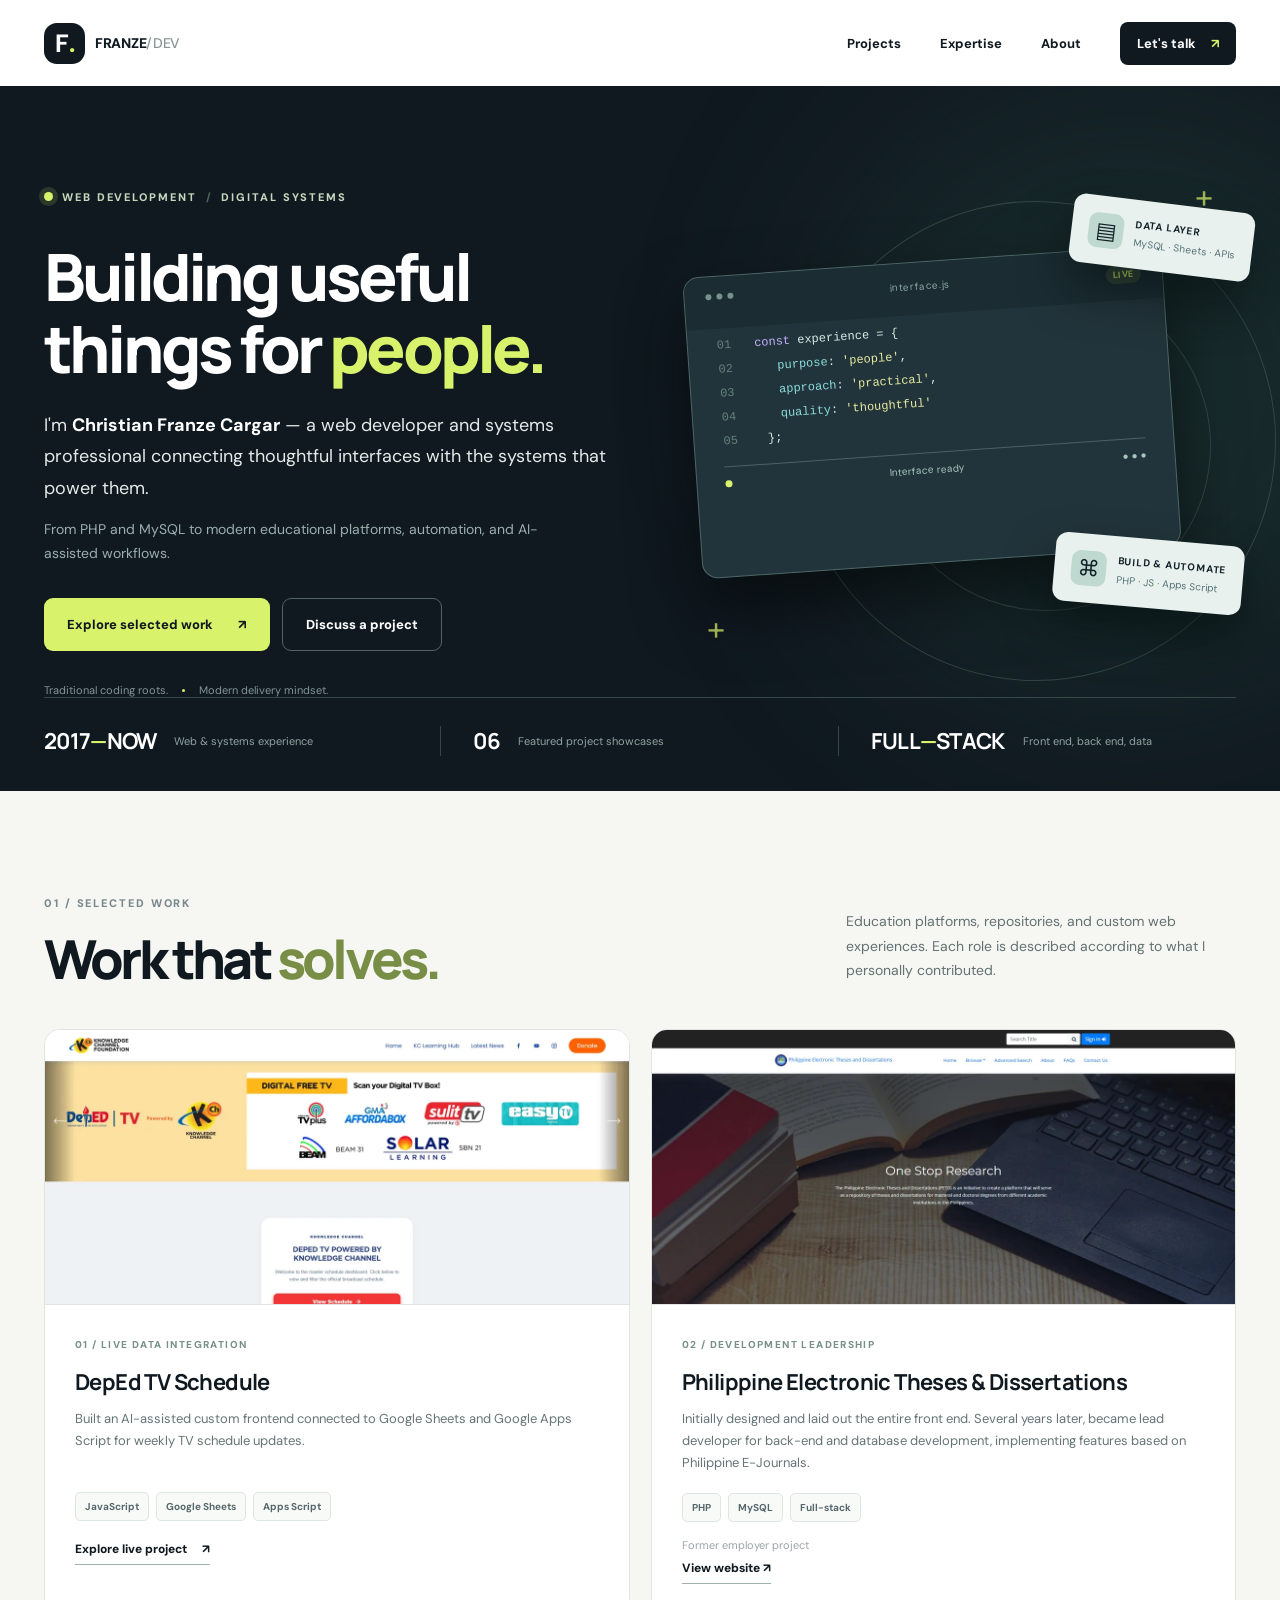
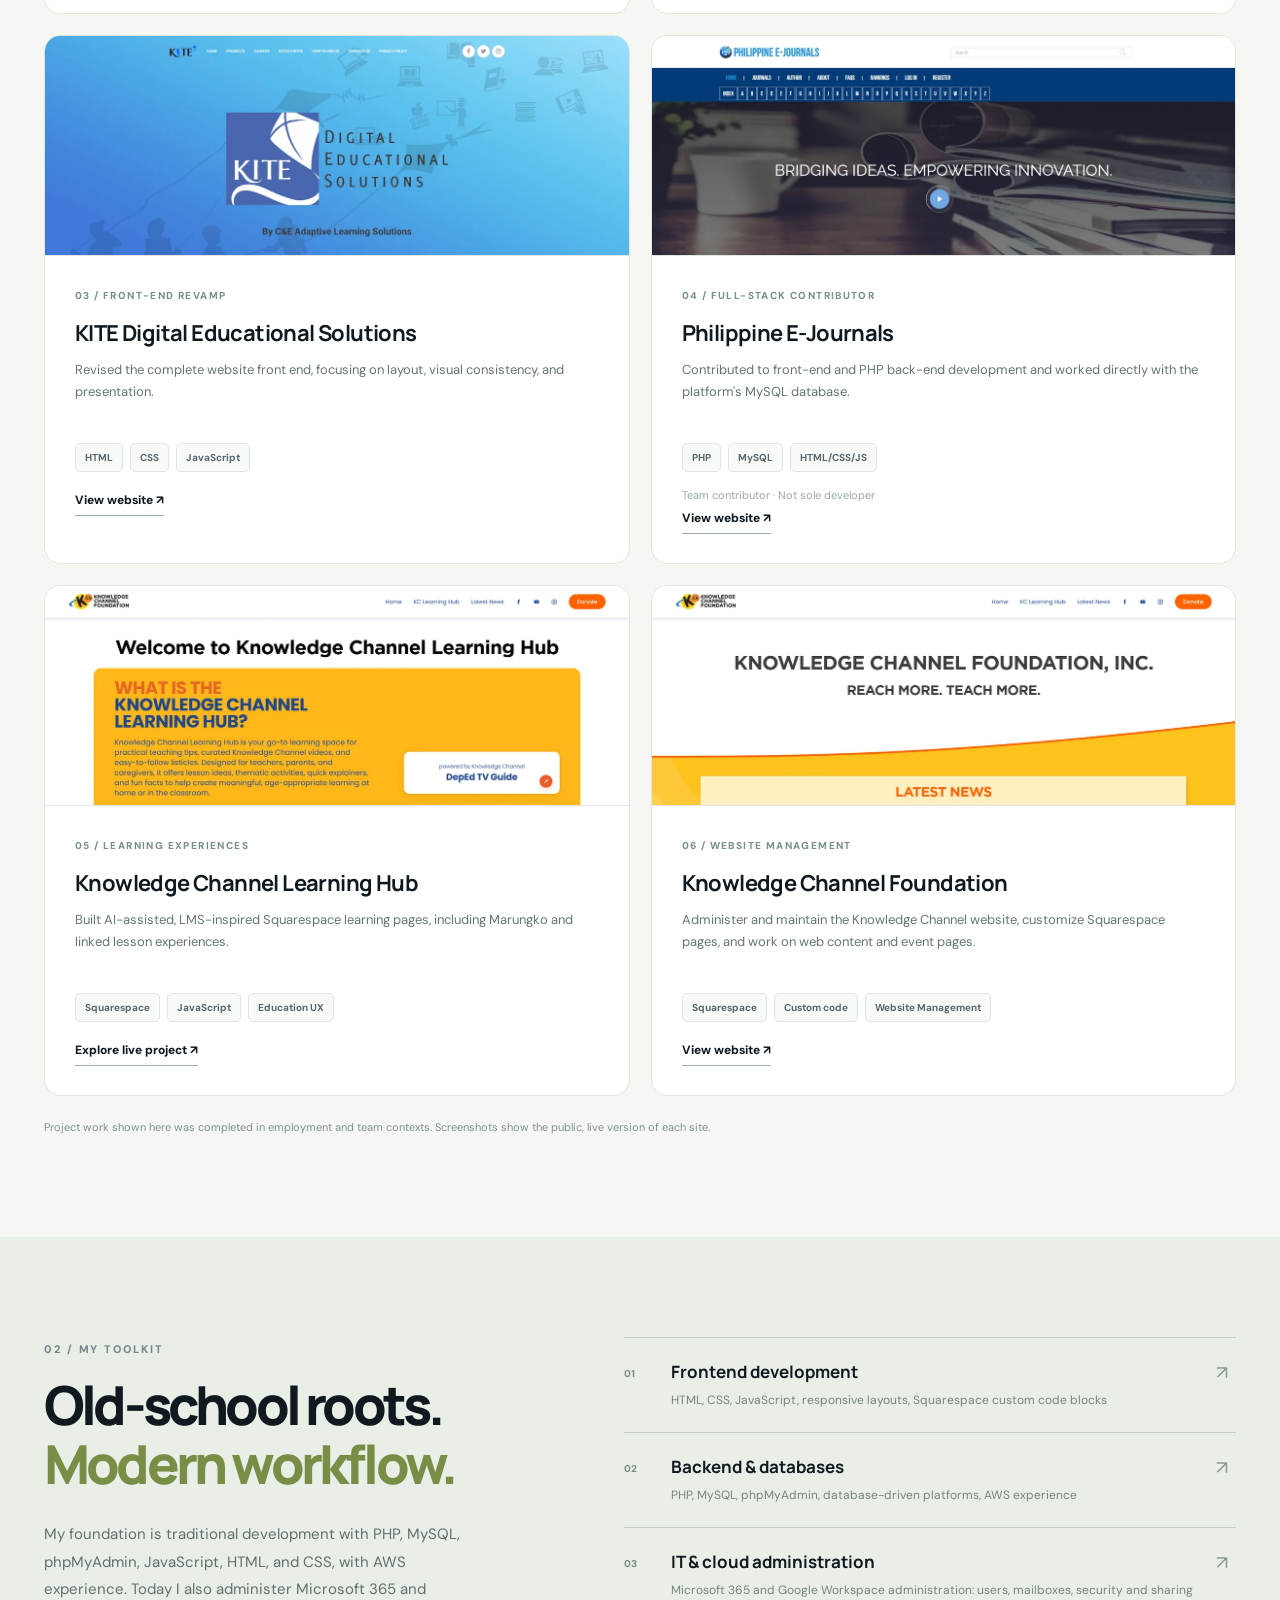
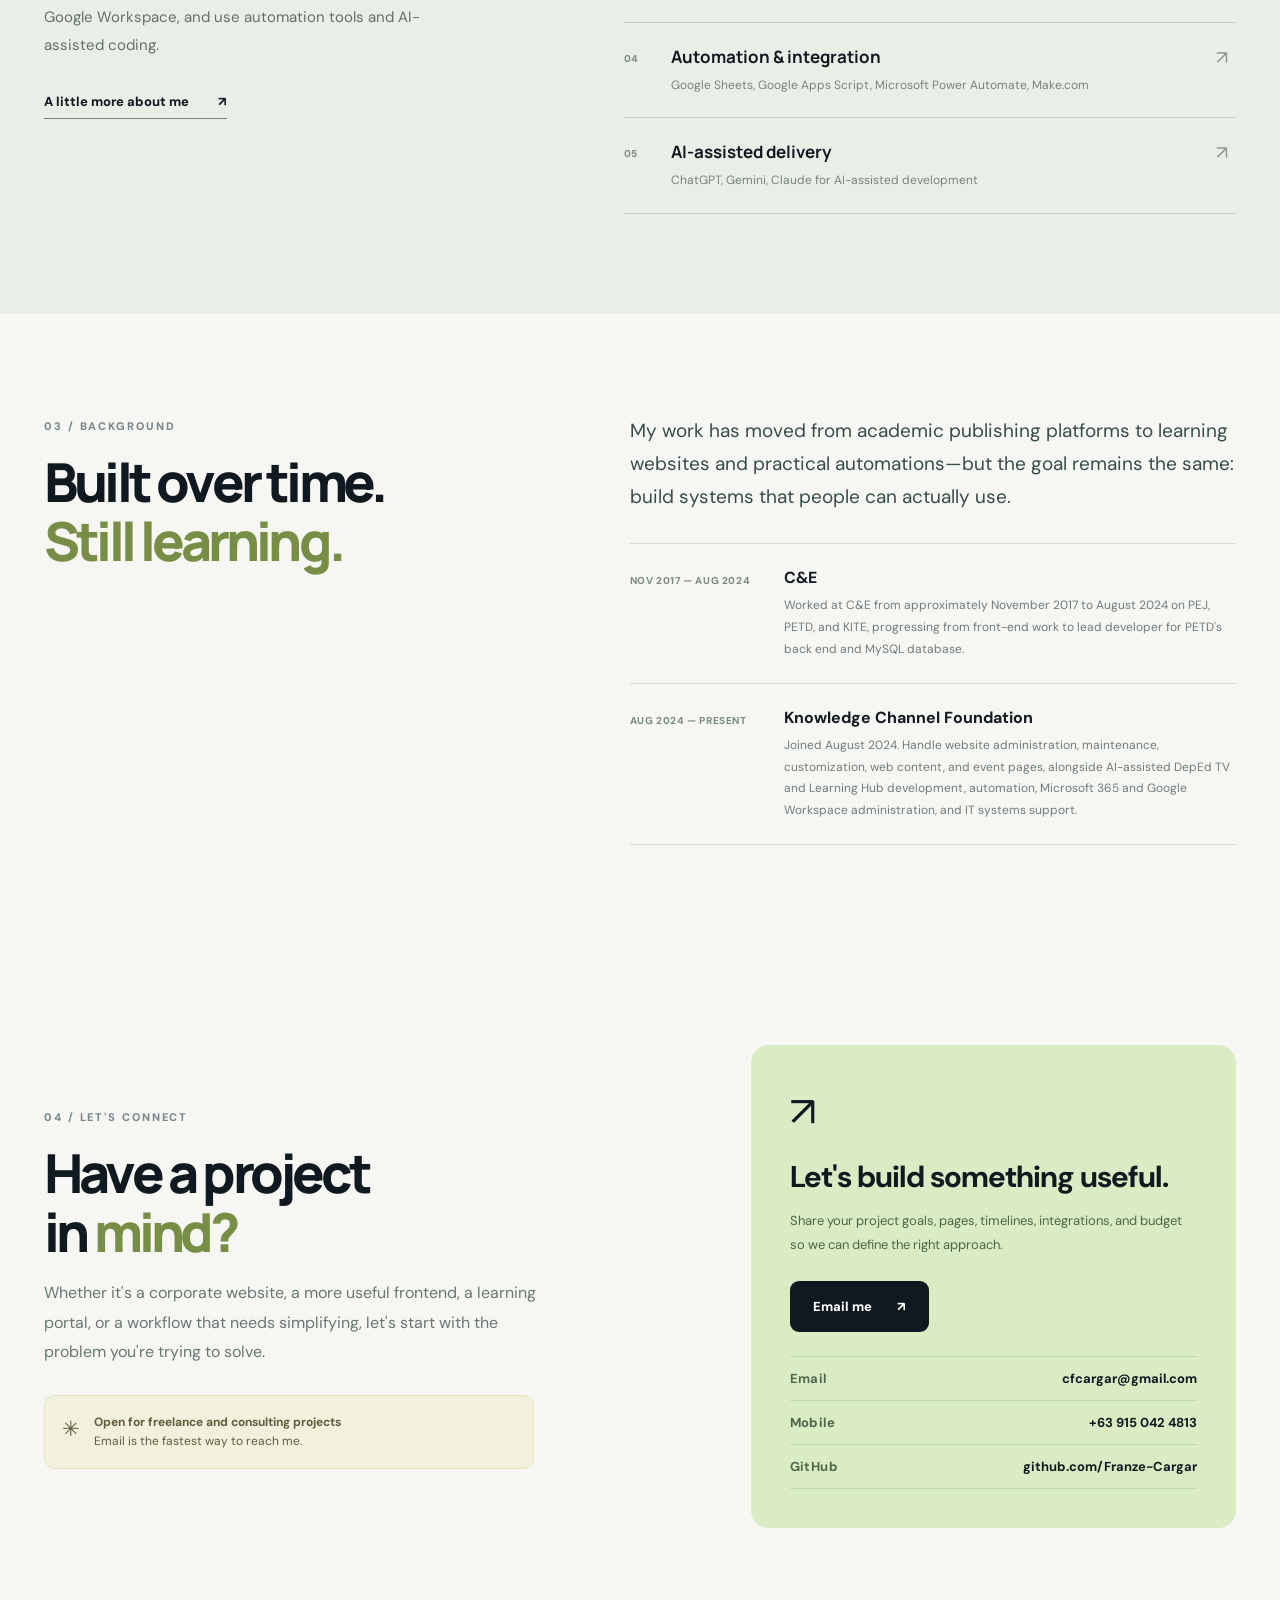
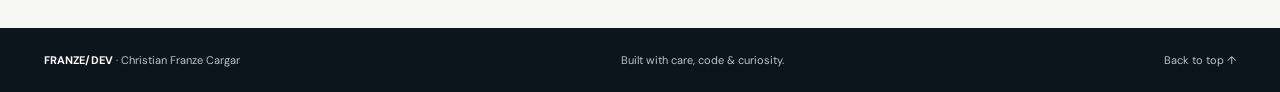
<file: index.html>
<!doctype html>
<html lang="en">
  <head>
    <meta charset="utf-8" />
    <meta name="viewport" content="width=device-width, initial-scale=1" />
    <meta name="theme-color" content="#101920" />
    <meta
      name="description"
      content="Christian Franze Cargar — web development, educational platforms, and automation. A selected portfolio of full-stack web work and digital systems."
    />
    <title>Christian Franze Cargar · Web Systems & Development</title>
    <link rel="canonical" href="https://franze-cargar.github.io/" />
    <link rel="icon" href="assets/favicon.svg" type="image/svg+xml" />
    <meta property="og:type" content="website" />
    <meta property="og:url" content="https://franze-cargar.github.io/" />
    <meta property="og:title" content="Christian Franze Cargar · Web Systems & Development" />
    <meta
      property="og:description"
      content="Web development, educational platforms, IT administration and automation. Selected live work since 2017."
    />
    <meta property="og:image" content="https://franze-cargar.github.io/assets/og-image.png" />
    <meta property="og:image:width" content="1200" />
    <meta property="og:image:height" content="630" />
    <meta name="twitter:card" content="summary_large_image" />
    <link rel="preconnect" href="https://fonts.googleapis.com" />
    <link rel="preconnect" href="https://fonts.gstatic.com" crossorigin />
    <link
      rel="stylesheet"
      href="https://fonts.googleapis.com/css2?family=DM+Sans:wght@400;500;600;700;800&family=Manrope:wght@400;500;600;700;800&display=swap"
    />
    <link rel="stylesheet" href="assets/styles.css?v=20261019" />
    <script src="assets/main.js" defer></script>
  </head>
  <body>
    <a class="skip-link" href="#main">Skip to main content</a>
    <header class="site-header">
      <div class="shell header-inner">
        <a class="wordmark" href="#top" aria-label="Franze Cargar, home"
          ><span class="brand-icon">F<span class="brand-dot">.</span></span
          ><span>FRANZE<span class="thin">/DEV</span></span></a
        >
        <nav aria-label="Primary navigation" class="main-nav">
          <a href="#work">Projects</a>
          <a href="#expertise">Expertise</a>
          <a href="#about">About</a>
          <a class="nav-contact" href="#contact"
            >Let's talk <span aria-hidden="true">↗</span></a
          >
        </nav>
        <button
          class="menu-toggle"
          type="button"
          aria-label="Open navigation"
          aria-expanded="false"
        >
          <span></span><span></span><span></span>
        </button>
      </div>
    </header>
    <main id="main">
      <section class="hero" id="top">
        <div class="shell hero-grid">
          <div class="hero-text">
            <div class="eyebrow">
              <span class="live-dot"></span> WEB DEVELOPMENT
              <span class="slash">/</span> DIGITAL SYSTEMS
            </div>
            <h1>Building useful<br />things for <em>people.</em></h1>
            <p class="hero-lead">
              I'm <strong>Christian Franze Cargar</strong> — a web developer and
              systems professional connecting thoughtful interfaces with the
              systems that power them.
            </p>
            <p class="hero-sub">
              From PHP and MySQL to modern educational platforms, automation,
              and AI-assisted workflows.
            </p>
            <div class="hero-actions">
              <a class="btn btn-accent" href="#work"
                >Explore selected work <span aria-hidden="true">↗</span></a
              ><a class="btn btn-ghost" href="#contact">Discuss a project</a>
            </div>
            <div class="hero-mini">
              <span>Traditional coding roots.</span
              ><span class="mini-sep"></span
              ><span>Modern delivery mindset.</span>
            </div>
          </div>
          <div
            class="hero-art"
            aria-label="Illustration showing connected interfaces, automation and database layers"
          >
            <div class="art-orbit orbit-one"></div>
            <div class="art-orbit orbit-two"></div>
            <div class="visual-card visual-front">
              <div class="visual-top">
                <span class="tiny-dots"><i></i><i></i><i></i></span
                ><span>interface.js</span><span class="lime-pill">LIVE</span>
              </div>
              <div class="code-line">
                <b>01</b><span class="code-purple">const</span> experience = {
              </div>
              <div class="code-line">
                <b>02</b> &nbsp; <span class="code-blue">purpose</span>:
                <span class="code-yellow">'people'</span>,
              </div>
              <div class="code-line">
                <b>03</b> &nbsp; <span class="code-blue">approach</span>:
                <span class="code-yellow">'practical'</span>,
              </div>
              <div class="code-line">
                <b>04</b> &nbsp; <span class="code-blue">quality</span>:
                <span class="code-yellow">'thoughtful'</span>
              </div>
              <div class="code-line"><b>05</b> };</div>
              <div class="visual-rule"></div>
              <div class="visual-footer">
                <span class="signal"></span> Interface ready <span>● ● ●</span>
              </div>
            </div>
            <div class="visual-floating visual-database">
              <span class="bubble-icon">▤</span>
              <div>
                <strong>DATA LAYER</strong><small>MySQL · Sheets · APIs</small>
              </div>
            </div>
            <div class="visual-floating visual-build">
              <span class="bubble-icon">⌘</span>
              <div>
                <strong>BUILD & AUTOMATE</strong
                ><small>PHP · JS · Apps Script</small>
              </div>
            </div>
            <span class="art-corner plus-one">+</span
            ><span class="art-corner plus-two">+</span>
          </div>
        </div>
        <div class="shell metrics-bar" aria-label="Career highlights">
          <div>
            <strong>2017<span>—</span>NOW</strong
            ><small>Web & systems experience</small>
          </div>
          <div>
            <strong>06</strong><small>Featured project showcases</small>
          </div>
          <div>
            <strong>FULL<span>—</span>STACK</strong
            ><small>Front end, back end, data</small>
          </div>
        </div>
      </section>

      <section id="work" class="section work-section">
        <div class="shell">
          <div class="section-top">
            <div>
              <span class="section-kicker">01 / SELECTED WORK</span>
              <h2>Work that <em>solves.</em></h2>
            </div>
            <p>
              Education platforms, repositories, and custom web experiences.
              Each role is described according to what I personally contributed.
            </p>
          </div>
          <div class="featured-grid">
            <article class="project-card featured featured-green">
              <div class="project-preview preview-shot">
                <img
                  src="screenshots/deped-tv.webp"
                  width="1200"
                  height="600"
                  loading="lazy"
                  alt="DepEd TV page on the Knowledge Channel website, with the schedule dashboard and free TV channel list"
                />
              </div>
              <div class="project-body">
                <span class="project-index">01 / LIVE DATA INTEGRATION</span>
                <h3>DepEd TV Schedule</h3>
                <p>
                  Built an AI-assisted custom frontend connected to Google Sheets
                  and Google Apps Script for weekly TV schedule updates.
                </p>
                <div class="chipset">
                  <span>JavaScript</span><span>Google Sheets</span
                  ><span>Apps Script</span>
                </div>
                <a
                  class="project-link"
                  target="_blank"
                  rel="noopener noreferrer"
                  href="https://www.knowledgechannel.org/deped-tv"
                  >Explore live project <span aria-hidden="true">↗</span></a
                >
              </div>
            </article>
            <article class="project-card featured featured-blue">
              <div class="project-preview preview-shot">
                <img
                  src="screenshots/petd.webp"
                  width="1200"
                  height="600"
                  loading="lazy"
                  alt="Philippine Electronic Theses and Dissertations home page with the One Stop Research banner"
                />
              </div>
              <div class="project-body">
                <span class="project-index">02 / DEVELOPMENT LEADERSHIP</span>
                <h3>Philippine Electronic Theses & Dissertations</h3>
                <p>
                  Initially designed and laid out the entire front end. Several
                  years later, became lead developer for back-end and database
                  development, implementing features based on Philippine
                  E-Journals.
                </p>
                <div class="chipset">
                  <span>PHP</span><span>MySQL</span><span>Full-stack</span>
                </div>
                <span class="project-note">Former employer project</span>
                <a
                  href="https://petd.ph"
                  target="_blank"
                  rel="noopener noreferrer"
                  class="project-link"
                  >View website ↗</a
                >
              </div>
            </article>
          </div>
          <div class="projects-grid">
            <article class="project-card">
              <div class="project-preview preview-shot">
                <img
                  src="screenshots/kite.webp"
                  width="1200"
                  height="600"
                  loading="lazy"
                  alt="KITE Digital Educational Solutions home page with the KITE logo"
                />
              </div>
              <div class="project-body">
                <span class="project-index">03 / FRONT-END REVAMP</span>
                <h3>KITE Digital Educational Solutions</h3>
                <p>
                  Revised the complete website front end, focusing on layout,
                  visual consistency, and presentation.
                </p>
                <div class="chipset">
                  <span>HTML</span><span>CSS</span><span>JavaScript</span>
                </div>
                <a
                  href="https://kite.ph"
                  target="_blank"
                  rel="noopener noreferrer"
                  class="project-link"
                  >View website ↗</a
                >
              </div>
            </article>
            <article class="project-card">
              <div class="project-preview preview-shot">
                <img
                  src="screenshots/pej.webp"
                  width="1200"
                  height="600"
                  loading="lazy"
                  alt="Philippine E-Journals home page with the Bridging Ideas banner"
                />
              </div>
              <div class="project-body">
                <span class="project-index">04 / FULL-STACK CONTRIBUTOR</span>
                <h3>Philippine E-Journals</h3>
                <p>
                  Contributed to front-end and PHP back-end development and
                  worked directly with the platform's MySQL database.
                </p>
                <div class="chipset">
                  <span>PHP</span><span>MySQL</span><span>HTML/CSS/JS</span>
                </div>
                <span class="project-note"
                  >Team contributor · Not sole developer</span
                >
                <a
                  href="https://www.ejournals.ph"
                  target="_blank"
                  rel="noopener noreferrer"
                  class="project-link"
                  >View website ↗</a
                >
              </div>
            </article>
            <article class="project-card">
              <div class="project-preview preview-shot">
                <img
                  src="screenshots/learning-hub.webp"
                  width="1200"
                  height="600"
                  loading="lazy"
                  alt="Knowledge Channel Learning Hub welcome page with Marungko Method and Classroom Archive buttons"
                />
              </div>
              <div class="project-body">
                <span class="project-index">05 / LEARNING EXPERIENCES</span>
                <h3>Knowledge Channel Learning Hub</h3>
                <p>
                  Built AI-assisted, LMS-inspired Squarespace learning pages,
                  including Marungko and linked lesson experiences.
                </p>
                <div class="chipset">
                  <span>Squarespace</span><span>JavaScript</span
                  ><span>Education UX</span>
                </div>
                <a
                  href="https://www.knowledgechannel.org/learning-hub"
                  target="_blank"
                  rel="noopener noreferrer"
                  class="project-link"
                  >Explore live project ↗</a
                >
              </div>
            </article>
            <article class="project-card">
              <div class="project-preview preview-shot">
                <img
                  src="screenshots/kcfi.webp"
                  width="1200"
                  height="600"
                  loading="lazy"
                  alt="Knowledge Channel Foundation website with the Reach More. Teach More. heading and latest news"
                />
              </div>
              <div class="project-body">
                <span class="project-index">06 / WEBSITE MANAGEMENT</span>
                <h3>Knowledge Channel Foundation</h3>
                <p>
                  Administer and maintain the Knowledge Channel website, customize
                  Squarespace pages, and work on web content and event pages.
                </p>
                <div class="chipset">
                  <span>Squarespace</span><span>Custom code</span
                  ><span>Website Management</span>
                </div>
                <a
                  href="https://www.knowledgechannel.org"
                  target="_blank"
                  rel="noopener noreferrer"
                  class="project-link"
                  >View website ↗</a
                >
              </div>
            </article>
          </div>
          <p class="portfolio-disclaimer">
            Project work shown here was completed in employment and team
            contexts. Screenshots show the public, live version of each site.
          </p>
        </div>
      </section>

      <section id="expertise" class="section expertise-section">
        <div class="shell expertise-layout">
          <div>
            <span class="section-kicker">02 / MY TOOLKIT</span>
            <h2>Old-school roots.<br /><em>Modern workflow.</em></h2>
            <p>
              My foundation is traditional development with PHP, MySQL,
              phpMyAdmin, JavaScript, HTML, and CSS, with AWS experience. Today
              I also administer Microsoft 365 and Google Workspace, and use
              automation tools and AI-assisted coding.
            </p>
            <a class="text-link" href="#about"
              >A little more about me <span>↗</span></a
            >
          </div>
          <div class="expertise-list">
            <div class="skill-row">
              <span>01</span>
              <div>
                <h3>Frontend development</h3>
                <p>
                  HTML, CSS, JavaScript, responsive layouts, Squarespace custom
                  code blocks
                </p>
              </div>
              <b>↗</b>
            </div>
            <div class="skill-row">
              <span>02</span>
              <div>
                <h3>Backend & databases</h3>
                <p>
                  PHP, MySQL, phpMyAdmin, database-driven platforms, AWS
                  experience
                </p>
              </div>
              <b>↗</b>
            </div>
            <div class="skill-row">
              <span>03</span>
              <div>
                <h3>IT & cloud administration</h3>
                <p>
                  Microsoft 365 and Google Workspace administration: users,
                  mailboxes, security and sharing
                </p>
              </div>
              <b>↗</b>
            </div>
            <div class="skill-row">
              <span>04</span>
              <div>
                <h3>Automation & integration</h3>
                <p>
                  Google Sheets, Google Apps Script, Microsoft Power Automate,
                  Make.com
                </p>
              </div>
              <b>↗</b>
            </div>
            <div class="skill-row">
              <span>05</span>
              <div>
                <h3>AI-assisted delivery</h3>
                <p>
                  ChatGPT, Gemini, Claude for AI-assisted development
                </p>
              </div>
              <b>↗</b>
            </div>
          </div>
        </div>
      </section>

      <section id="about" class="section about-section">
        <div class="shell about-grid">
          <div>
            <span class="section-kicker">03 / BACKGROUND</span>
            <h2>Built over time.<br /><em>Still learning.</em></h2>
          </div>
          <div>
            <p class="about-lead">
              My work has moved from academic publishing platforms to learning
              websites and practical automations—but the goal remains the same:
              build systems that people can actually use.
            </p>
            <div class="timeline">
              <div class="timeline-item">
                <span>NOV 2017 — AUG 2024</span>
                <div>
                  <h3>C&E</h3>
                  <p>
                    Worked at C&E from approximately November 2017 to August 2024
                    on PEJ, PETD, and KITE, progressing from front-end work to
                    lead developer for PETD's back end and MySQL database.
                  </p>
                </div>
              </div>
              <div class="timeline-item">
                <span>AUG 2024 — PRESENT</span>
                <div>
                  <h3>Knowledge Channel Foundation</h3>
                  <p>
                    Joined August 2024. Handle website administration, maintenance,
                    customization, web content, and event pages, alongside
                    AI-assisted DepEd TV and Learning Hub development,
                    automation, Microsoft 365 and Google Workspace
                    administration, and IT systems support.
                  </p>
                </div>
              </div>
            </div>
          </div>
        </div>
      </section>

      <!-- Payment demo hidden from the homepage until the PayMongo test integration is verified.
           The page is still at payment-demo/. To show it again, remove this comment wrapper.
      <section class="section payment-strip" id="demo">
        <div class="shell demo-grid">
          <div>
            <span class="section-kicker section-kicker-light"
              >04 / WORK-IN-PROGRESS LAB</span
            >
            <h2>Checkout experiences,<br /><em>built responsibly.</em></h2>
            <p>
              Explore a sample checkout interface. The current interactive
              preview is a UI simulation only; a PayMongo test-mode integration
              is planned separately and will be labelled verified only after
              successful testing.
            </p>
            <a class="btn btn-accent" href="payment-demo/"
              >Open payment demo <span aria-hidden="true">↗</span></a
            >
          </div>
          <div class="demo-receipt">
            <div class="receipt-head">
              <span>CHECKOUT PREVIEW</span
              ><span class="test-status">TEST UI</span>
            </div>
            <div class="receipt-symbol">₱</div>
            <h3>Example Checkout</h3>
            <p>Sample service package</p>
            <div class="receipt-divider"></div>
            <div class="receipt-line">
              <span>Subtotal</span><strong>₱1,500.00</strong>
            </div>
            <div class="receipt-line">
              <span>Demo status</span><strong>Simulation</strong>
            </div>
            <div class="receipt-total">
              <span>Total</span><strong>₱1,500.00</strong>
            </div>
            <div class="receipt-foot">No funds charged in preview mode.</div>
          </div>
        </div>
      </section>
      -->

      <section class="section contact-section" id="contact">
        <div class="shell contact-layout">
          <div>
            <span class="section-kicker">04 / LET'S CONNECT</span>
            <h2>Have a project<br />in <em>mind?</em></h2>
            <p>
              Whether it's a corporate website, a more useful frontend, a
              learning portal, or a workflow that needs simplifying, let's start
              with the problem you're trying to solve.
            </p>
            <div class="contact-warning">
              <span aria-hidden="true">✳</span>
              <div>
                <strong>Open for freelance and consulting projects</strong><br />Email
                is the fastest way to reach me.
              </div>
            </div>
          </div>
          <div class="contact-card">
            <div class="contact-card-icon">↗</div>
            <h3>Let's build something useful.</h3>
            <p>
              Share your project goals, pages, timelines, integrations, and
              budget so we can define the right approach.
            </p>
            <a href="mailto:cfcargar@gmail.com" class="btn btn-dark"
              >Email me <span aria-hidden="true">↗</span></a
            >
            <ul class="contact-lines">
              <li>
                <span>Email</span
                ><a href="mailto:cfcargar@gmail.com">cfcargar@gmail.com</a>
              </li>
              <li>
                <span>Mobile</span
                ><a href="tel:+639150424813">+63 915 042 4813</a>
              </li>
              <li>
                <span>GitHub</span
                ><a
                  href="https://github.com/Franze-Cargar"
                  target="_blank"
                  rel="noopener noreferrer"
                  >github.com/Franze-Cargar</a
                >
              </li>
            </ul>
          </div>
        </div>
      </section>
    </main>
    <footer class="footer">
      <div class="shell footer-inner">
        <span><strong>FRANZE/DEV</strong> · Christian Franze Cargar</span
        ><span>Built with care, code & curiosity.</span
        ><a href="#top">Back to top ↑</a>
      </div>
    </footer>
  </body>
</html>
</file>
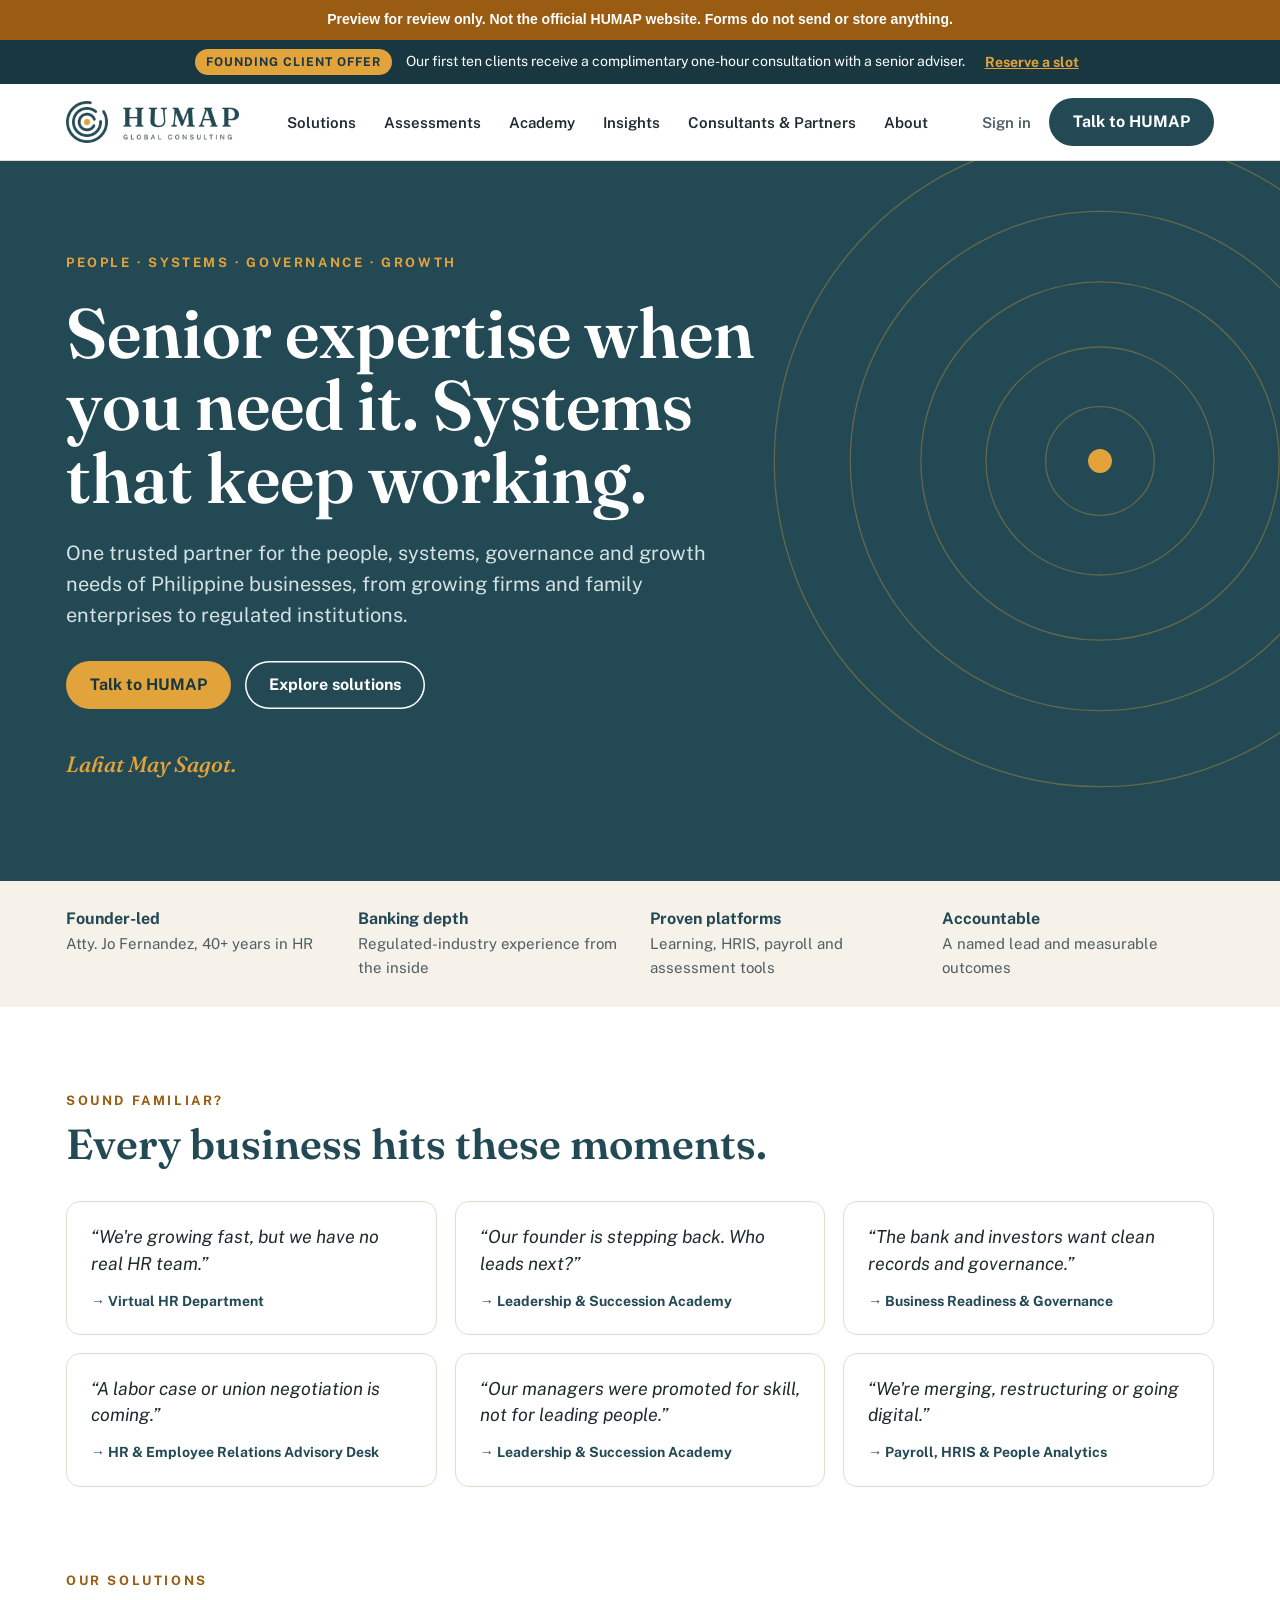
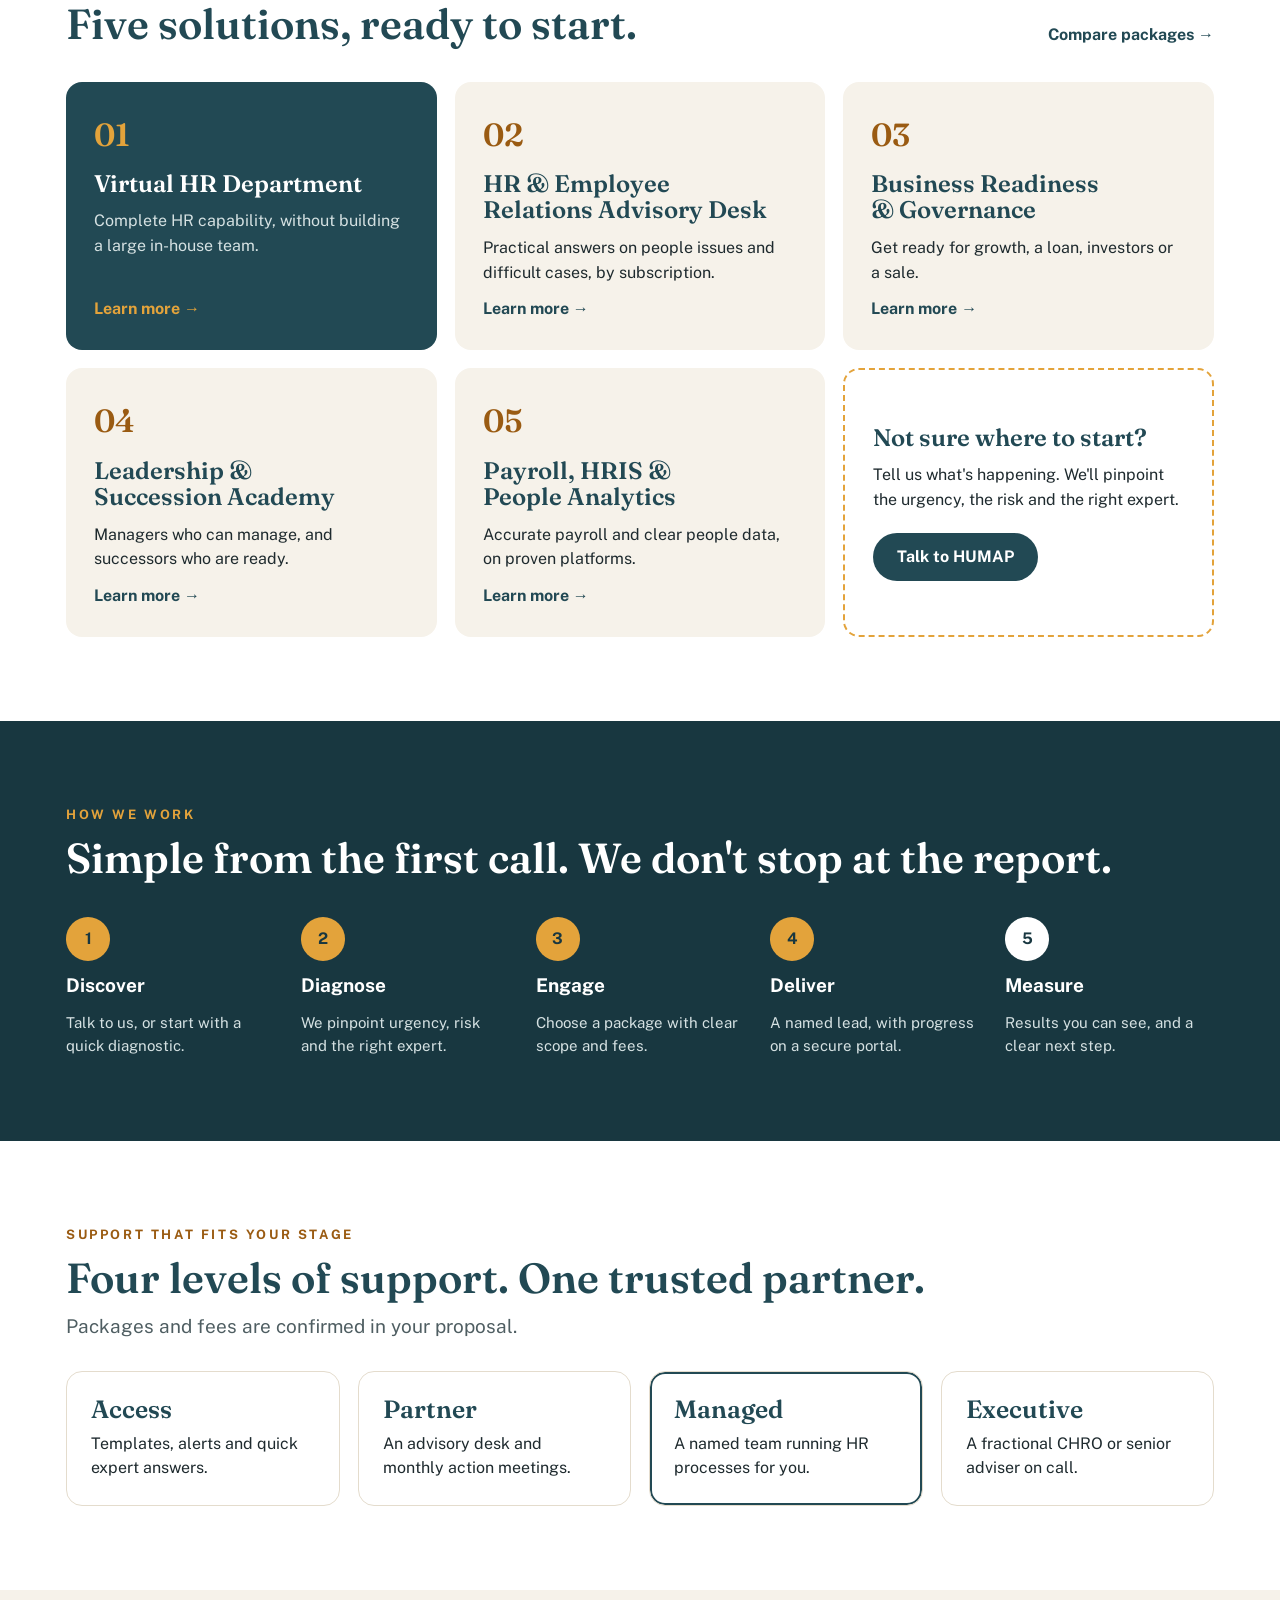
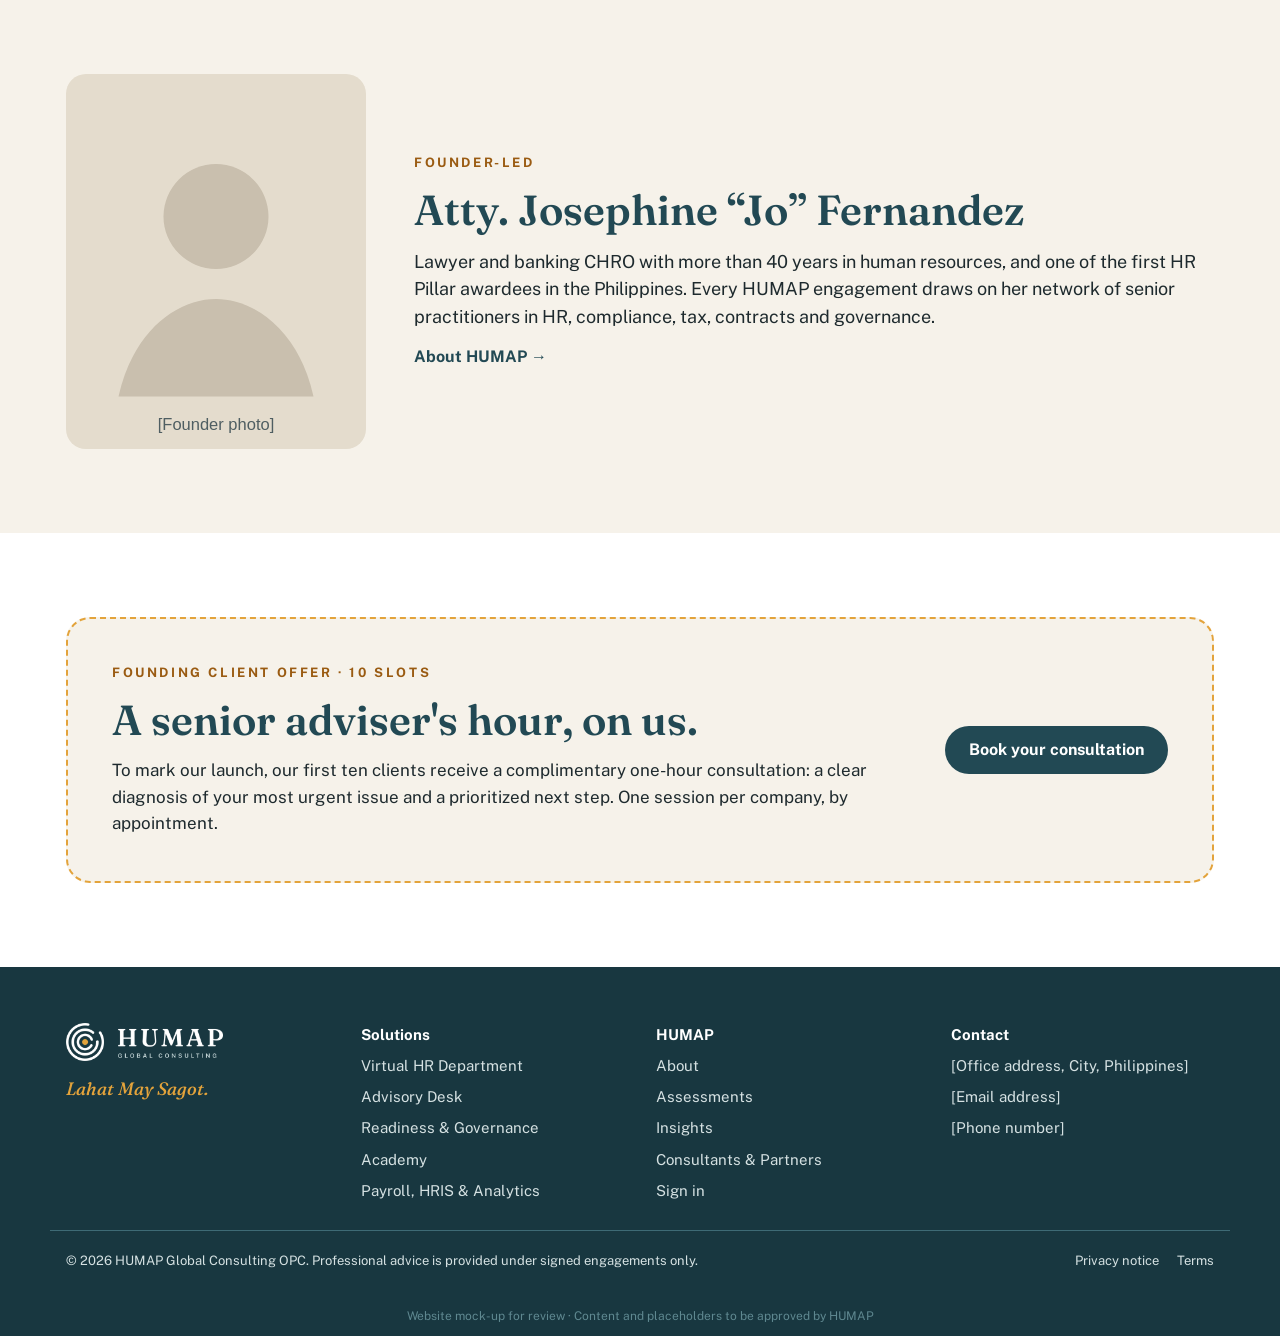
<file: humap-preview/index.html>
<!doctype html>
<html lang="en">
  <head>
    <meta charset="utf-8" />
    <meta
      name="viewport"
      content="width=device-width, initial-scale=1, viewport-fit=cover"
    />
    <title>HUMAP website preview (for review)</title>
    <meta name="robots" content="noindex, nofollow, noarchive" />
    <meta
      name="description"
      content="HUMAP Global Consulting: one trusted partner for the people, systems, governance and growth needs of Philippine businesses."
    />
    <meta name="theme-color" content="#183740" />
    <link rel="icon" type="image/png" href="assets/humap-mark.png" />
    <link rel="apple-touch-icon" href="assets/humap-mark.png" />
    <link rel="preconnect" href="https://fonts.googleapis.com" />
    <link rel="preconnect" href="https://fonts.gstatic.com" crossorigin />
    <link
      rel="stylesheet"
      href="https://fonts.googleapis.com/css2?family=Fraunces:ital,opsz,wght@0,9..144,500;0,9..144,600;1,9..144,500&family=Public+Sans:ital,wght@0,400;0,600;0,700;1,400&display=swap"
    />
    <style>
      /* Layout: brand site in HUMAP's own palette (single light look, deliberately) — full-width colour bands, 1180px content column */
      :root {
        --teal: #224954;
        --deep: #183740;
        --gold: #e3a33b;
        --gold-hi: #edb55a;
        --amber: #9a5b12;
        --cream: #f6f2ea;
        --sand: #e4dccd;
        --line: #c9bfae;
        --ink: #1e2a2e;
        --muted: #4f5e62;
        --mist: #d5e1e2;
        --white: #ffffff;
        --sage: #5f8890;
        --display: "Fraunces", Georgia, "Times New Roman", serif;
        --body: "Public Sans", Arial, Helvetica, sans-serif;
        color-scheme: light;
      }
      *,
      *::before,
      *::after {
        box-sizing: border-box;
      }
      html {
        -webkit-text-size-adjust: 100%;
        text-size-adjust: 100%;
      }
      body {
        margin: 0;
        background: var(--white);
        color: var(--ink);
        font-family: var(--body);
        font-size: 16px;
        line-height: 1.55;
        -webkit-font-smoothing: antialiased;
      }
      a {
        color: var(--teal);
      }
      a:hover {
        color: var(--deep);
      }
      :focus-visible {
        outline: 3px solid var(--gold);
        outline-offset: 2px;
      }
      h1,
      h2,
      h3 {
        font-family: var(--display);
        font-weight: 600;
        text-wrap: balance;
        margin: 0;
        line-height: 1.1;
      }
      p {
        margin: 0;
      }
      .wrap {
        max-width: 1180px;
        margin: 0 auto;
        padding-left: max(16px, env(safe-area-inset-left, 0px));
        padding-right: max(16px, env(safe-area-inset-right, 0px));
        box-sizing: border-box;
      }
      .band {
        padding-block: 84px;
      }
      .kick {
        font-size: 13px;
        font-weight: 700;
        letter-spacing: 0.2em;
        text-transform: uppercase;
        color: var(--amber);
      }
      .on-dark .kick,
      .kick.gold {
        color: var(--gold);
      }
      .h2 {
        font-size: clamp(30px, 3.4vw, 42px);
        color: var(--teal);
      }
      .on-dark .h2 {
        color: var(--white);
      }
      .lead {
        font-size: 19px;
        color: var(--muted);
        max-width: 640px;
      }
      .on-dark {
        background: var(--teal);
        color: var(--white);
      }
      .on-deep {
        background: var(--deep);
        color: var(--white);
      }
      .on-cream {
        background: var(--cream);
      }
      .stack {
        display: flex;
        flex-direction: column;
        gap: 14px;
      }
      .grid {
        display: grid;
        gap: 18px;
      }
      .btn {
        display: inline-flex;
        align-items: center;
        justify-content: center;
        gap: 8px;
        min-height: 48px;
        padding: 0 24px;
        border-radius: 999px;
        font: 700 16px/1 var(--body);
        text-decoration: none;
        border: 0;
        cursor: pointer;
        white-space: nowrap;
      }
      .btn-gold {
        background: var(--gold);
        color: var(--deep);
      }
      .btn-gold:hover {
        background: var(--gold-hi);
        color: var(--deep);
      }
      .btn-teal {
        background: var(--teal);
        color: var(--white);
      }
      .btn-teal:hover {
        background: var(--deep);
        color: var(--white);
      }
      .btn-line {
        background: transparent;
        color: var(--white);
        box-shadow: inset 0 0 0 1.5px var(--white);
      }
      .btn-line:hover {
        background: rgba(255, 255, 255, 0.1);
        color: var(--white);
      }
      .btn-ghost {
        background: transparent;
        color: var(--teal);
        box-shadow: inset 0 0 0 1.5px var(--teal);
      }
      .btn-ghost:hover {
        background: var(--cream);
      }
      .more {
        font-weight: 700;
        text-decoration: none;
        color: var(--teal);
        background: none;
        border: 0;
        padding: 0;
        cursor: pointer;
        font: inherit;
        font-weight: 700;
      }
      .more:hover {
        text-decoration: underline;
      }
      .on-dark .more {
        color: var(--gold);
      }
      .num {
        width: 44px;
        height: 44px;
        border-radius: 50%;
        background: var(--gold);
        color: var(--deep);
        font-weight: 700;
        display: flex;
        align-items: center;
        justify-content: center;
        flex-shrink: 0;
      }
      .num.end {
        background: var(--white);
      }
      .on-cream .num.end,
      .bg-white .num.end {
        background: var(--teal);
        color: var(--white);
      }
      .pill {
        display: inline-block;
        font-size: 12px;
        font-weight: 700;
        letter-spacing: 0.08em;
        padding: 4px 11px;
        border-radius: 999px;
      }
      .rings {
        position: absolute;
        pointer-events: none;
      }

      /* header */
      .offer {
        background: var(--deep);
        color: var(--white);
        font-size: 14px;
      }
      .offer .wrap {
        display: flex;
        flex-wrap: wrap;
        gap: 8px 14px;
        align-items: center;
        justify-content: center;
        padding-block: 9px;
        text-align: center;
      }
      .offer .pill {
        background: var(--gold);
        color: var(--deep);
      }
      .offer button {
        background: none;
        border: 0;
        color: var(--gold);
        font: 700 14px var(--body);
        cursor: pointer;
        text-decoration: underline;
      }
      header.site {
        position: sticky;
        top: env(safe-area-inset-top, 0px);
        z-index: 20;
        background: var(--white);
        border-bottom: 1px solid var(--sand);
      }
      body::before {
        content: "";
        position: fixed;
        inset: 0 0 auto;
        height: env(safe-area-inset-top, 0px);
        z-index: 30;
        background: var(--white);
      }
      header.site > .wrap {
        display: flex;
        align-items: center;
        gap: 20px;
        padding-block: 14px;
      }
      .logo {
        display: block;
        height: 42px;
        width: auto;
      }
      nav.main {
        display: flex;
        gap: 4px;
        flex: 1;
        justify-content: center;
        flex-wrap: wrap;
      }
      nav.main a {
        padding: 10px 12px;
        border-radius: 999px;
        color: var(--ink);
        text-decoration: none;
        font-weight: 600;
        font-size: 15px;
      }
      nav.main a:hover {
        background: var(--cream);
      }
      nav.main a[aria-current="page"] {
        color: var(--amber);
      }
      .hdr-actions {
        display: flex;
        gap: 12px;
        align-items: center;
      }
      .signin {
        color: var(--muted);
        font-weight: 600;
        text-decoration: none;
        font-size: 15px;
        padding: 10px 6px;
      }
      .menu-btn .i-close,
      .menu-btn[aria-expanded="true"] .i-open {
        display: none;
      }
      .menu-btn[aria-expanded="true"] .i-close {
        display: block;
      }
      .menu-btn {
        display: none;
        width: 46px;
        height: 46px;
        border-radius: 12px;
        border: 1.5px solid var(--teal);
        background: var(--white);
        align-items: center;
        justify-content: center;
        cursor: pointer;
      }
      .mobile-nav {
        display: none;
        border-top: 1px solid var(--sand);
        background: var(--white);
      }
      .mobile-nav .wrap {
        display: flex;
        flex-direction: column;
        align-items: stretch;
        padding-block: 8px 16px;
        max-height: calc(100vh - 140px);
        max-height: calc(100dvh - 140px);
        overflow-y: auto;
      }
      .mobile-nav a {
        padding: 13px 4px;
        border-bottom: 1px solid var(--cream);
        color: var(--ink);
        text-decoration: none;
        font-weight: 600;
        font-size: 17px;
      }
      @media (max-width: 1020px) {
        nav.main,
        .hdr-actions .signin {
          display: none;
        }
        .menu-btn {
          display: inline-flex;
        }
        header.site > .wrap {
          justify-content: space-between;
        }
        .mobile-nav.open {
          display: block;
        }
      }
      @media (max-width: 520px) {
        .hdr-actions .btn {
          display: none;
        }
        .band {
          padding-block: 56px;
        }
      }
      @media (max-width: 640px) {
        .offer,
        .offer button {
          font-size: 13px;
        }
        .offer .wrap {
          gap: 4px 10px;
          padding-block: 8px;
        }
        .offer .pill {
          font-size: 10.5px;
        }
        header.site > .wrap {
          padding-block: 10px;
        }
        .logo {
          height: 36px;
        }
        .menu-btn {
          width: 42px;
          height: 42px;
        }
        .hero .wrap {
          padding-block: 56px 64px;
        }
        .hero .rings {
          opacity: 0.45;
          transform: translate(38%, -12%);
        }
      }

      /* hero */
      .hero {
        position: relative;
        overflow: hidden;
      }
      .hero .wrap {
        position: relative;
        padding-block: 92px 100px;
      }
      .hero h1 {
        font-size: clamp(38px, 5.6vw, 70px);
        line-height: 1.03;
        max-width: 780px;
      }
      .hero .lead {
        color: var(--mist);
        font-size: 20px;
      }
      .tagline {
        font-family: var(--display);
        font-style: italic;
        font-weight: 500;
        font-size: 22px;
        color: var(--gold);
      }
      .cred {
        display: grid;
        grid-template-columns: repeat(auto-fit, minmax(210px, 1fr));
        gap: 20px;
        padding-block: 26px;
      }
      .cred b {
        display: block;
        color: var(--teal);
      }
      .cred span {
        font-size: 15px;
        color: var(--muted);
      }

      /* cards */
      .quote {
        background: var(--white);
        border: 1px solid var(--sand);
        border-radius: 14px;
        padding: 22px 24px;
        display: flex;
        flex-direction: column;
        gap: 14px;
        text-align: left;
        cursor: pointer;
        font: inherit;
        color: inherit;
      }
      .quote:hover {
        border-color: var(--teal);
      }
      .quote i {
        font-size: 18px;
        line-height: 1.45;
      }
      .quote span {
        font-size: 14px;
        font-weight: 700;
        color: var(--teal);
      }
      .svc {
        border-radius: 16px;
        padding: 28px;
        display: flex;
        flex-direction: column;
        gap: 12px;
        min-height: 250px;
        box-sizing: border-box;
        background: var(--cream);
        text-align: left;
        border: 0;
        cursor: pointer;
        font: inherit;
        color: inherit;
      }
      .svc:hover {
        box-shadow: 0 0 0 2px var(--teal);
      }
      .svc .n {
        font-family: var(--display);
        font-size: 32px;
        color: var(--amber);
        font-weight: 600;
      }
      .svc h3 {
        font-size: 24px;
        color: var(--teal);
      }
      .svc p {
        font-size: 16px;
      }
      .svc .more {
        margin-top: auto;
      }
      .svc.hl {
        background: var(--teal);
        color: var(--white);
      }
      .svc.hl h3 {
        color: var(--white);
      }
      .svc.hl .n,
      .svc.hl .more {
        color: var(--gold);
      }
      .svc.hl p {
        color: var(--mist);
      }
      .steps {
        list-style: none;
        margin: 0;
        padding: 0;
        display: grid;
        grid-template-columns: repeat(auto-fit, minmax(180px, 1fr));
        gap: 26px;
      }
      .steps li {
        display: flex;
        flex-direction: column;
        gap: 10px;
      }
      .steps b {
        font-size: 19px;
      }
      .steps span {
        font-size: 15px;
      }
      .on-dark .steps li > span:not(.num),
      .on-deep .steps li > span:not(.num) {
        color: var(--mist);
      }
      .steps .num {
        color: var(--deep);
        font-size: 16px;
      }
      .tier {
        border: 1px solid var(--sand);
        border-radius: 16px;
        padding: 24px;
        display: flex;
        flex-direction: column;
        gap: 8px;
        background: var(--white);
      }
      .tier h3 {
        font-size: 25px;
        color: var(--teal);
      }
      .tier.mid {
        box-shadow: inset 0 0 0 2px var(--teal);
      }
      .dashed {
        border: 2px dashed var(--gold);
        border-radius: 24px;
        background: var(--cream);
        padding: 44px;
        display: flex;
        flex-wrap: wrap;
        gap: 28px;
        align-items: center;
        justify-content: space-between;
      }
      .split {
        display: flex;
        flex-wrap: wrap;
        gap: 32px;
        align-items: flex-start;
      }
      .split > * {
        min-width: 0;
      }
      .feat {
        background: var(--cream);
        border-radius: 16px;
        padding: 24px;
        display: flex;
        flex-direction: column;
        gap: 6px;
      }
      .feat b {
        font-size: 18px;
        color: var(--teal);
      }
      .on-cream .feat {
        background: var(--white);
      }
      table.cmp {
        width: 100%;
        border-collapse: collapse;
        min-width: 720px;
        font-size: 15px;
      }
      table.cmp th,
      table.cmp td {
        border-bottom: 1px solid var(--sand);
        padding: 14px 16px;
        text-align: left;
        vertical-align: top;
      }
      table.cmp thead th {
        font-size: 13px;
        letter-spacing: 0.08em;
        text-transform: uppercase;
        color: var(--amber);
      }
      table.cmp tbody th {
        font-weight: 600;
      }
      table.cmp .hl {
        background: var(--cream);
      }
      .scroll {
        overflow-x: auto;
        border: 1px solid var(--sand);
        border-radius: 16px;
        background: var(--white);
      }
      details.faq {
        background: var(--cream);
        border-radius: 14px;
        padding: 18px 22px;
      }
      .on-cream details.faq {
        background: var(--white);
      }
      details.faq summary {
        font-weight: 700;
        color: var(--teal);
        font-size: 18px;
        cursor: pointer;
      }
      details.faq p {
        margin-top: 10px;
      }
      .crumb {
        font-size: 14px;
        color: var(--mist);
        margin-bottom: 34px;
      }
      .crumb button {
        background: none;
        border: 0;
        color: var(--mist);
        font: inherit;
        cursor: pointer;
        text-decoration: underline;
        padding: 0;
      }
      .chips {
        display: flex;
        flex-wrap: wrap;
        gap: 10px;
      }
      .chip {
        display: inline-flex;
        align-items: center;
        gap: 8px;
        border: 1.5px solid var(--line);
        border-radius: 999px;
        padding: 9px 16px;
        font-size: 15px;
        font-weight: 600;
        cursor: pointer;
        min-height: 44px;
        box-sizing: border-box;
        background: var(--white);
        user-select: none;
      }
      .chip input {
        position: absolute;
        opacity: 0;
        width: 1px;
        height: 1px;
      }
      .chip:has(input:checked) {
        background: var(--teal);
        border-color: var(--teal);
        color: var(--white);
      }
      .chip:has(input:focus-visible) {
        outline: 3px solid var(--gold);
        outline-offset: 2px;
      }
      .chip:has(input:disabled) {
        opacity: 0.45;
        cursor: not-allowed;
      }

      /* forms */
      form .field {
        display: flex;
        flex-direction: column;
        gap: 6px;
        font-size: 14px;
        font-weight: 700;
        color: var(--teal);
      }
      .in {
        font: 400 16px var(--body);
        color: var(--ink);
        border: 1.5px solid var(--line);
        border-radius: 10px;
        padding: 12px 14px;
        min-height: 48px;
        box-sizing: border-box;
        background: var(--white);
        width: 100%;
      }
      .in:focus {
        outline: none;
        border-color: var(--teal);
        box-shadow: 0 0 0 3px rgba(227, 163, 59, 0.45);
      }
      .in[aria-invalid="true"] {
        border-color: #b42318;
      }
      .err {
        color: #b42318;
        font-size: 13px;
        font-weight: 600;
        min-height: 0;
      }
      .formcard {
        background: var(--white);
        border-radius: 20px;
        padding: 34px;
        display: flex;
        flex-direction: column;
        gap: 30px;
        border: 1px solid var(--sand);
      }
      fieldset {
        border: 0;
        margin: 0;
        padding: 0;
        min-width: 0;
        display: flex;
        flex-direction: column;
        gap: 16px;
      }
      legend {
        font-size: 13px;
        font-weight: 700;
        letter-spacing: 0.14em;
        color: var(--amber);
        padding: 0;
        margin-bottom: 12px;
      }
      .two {
        display: grid;
        grid-template-columns: repeat(auto-fit, minmax(240px, 1fr));
        gap: 18px;
      }
      .drop {
        border: 2px dashed var(--gold);
        border-radius: 16px;
        background: var(--cream);
        padding: 24px;
        display: flex;
        flex-wrap: wrap;
        gap: 16px;
        align-items: center;
        cursor: pointer;
      }
      .drop.over {
        background: #f1e6d2;
      }
      .drop .ic {
        width: 52px;
        height: 52px;
        border-radius: 50%;
        background: var(--teal);
        display: flex;
        align-items: center;
        justify-content: center;
        flex-shrink: 0;
      }
      .consent {
        display: flex;
        gap: 12px;
        align-items: flex-start;
        font-size: 14px;
        color: var(--muted);
        font-weight: 400;
      }
      .consent input {
        width: 20px;
        height: 20px;
        margin-top: 2px;
        accent-color: var(--teal);
        flex-shrink: 0;
      }
      [hidden] {
        display: none !important;
      }
      .success {
        border-radius: 20px;
        background: var(--teal);
        color: var(--white);
        padding: 40px;
        display: flex;
        flex-direction: column;
        gap: 14px;
      }
      .success h3 {
        font-size: 30px;
      }
      .slot {
        min-height: 44px;
        padding: 0 14px;
        border-radius: 10px;
        border: 1.5px solid var(--sage);
        background: transparent;
        color: var(--white);
        font: 600 15px var(--body);
        cursor: pointer;
      }
      .slot[aria-pressed="true"] {
        background: var(--gold);
        border-color: var(--gold);
        color: var(--deep);
      }
      .article {
        border: 1px solid var(--sand);
        border-radius: 16px;
        overflow: hidden;
        display: flex;
        flex-direction: column;
        background: var(--white);
      }
      .article .img {
        height: 150px;
      }
      .article .body {
        padding: 22px;
        display: flex;
        flex-direction: column;
        gap: 8px;
      }
      footer.site {
        background: var(--deep);
        color: var(--mist);
        font-size: 15px;
      }
      footer.site a,
      footer.site button.lnk {
        color: var(--mist);
        text-decoration: none;
        background: none;
        border: 0;
        font: inherit;
        padding: 0;
        cursor: pointer;
        text-align: left;
      }
      footer.site a:hover,
      footer.site button.lnk:hover {
        color: var(--white);
        text-decoration: underline;
      }
      .proto {
        font-size: 12px;
        color: var(--sage);
        text-align: center;
        padding-block: 10px;
        background: var(--deep);
      }
      @media (prefers-reduced-motion: no-preference) {
        .view {
          animation: fade 0.35s ease;
        }
      }
      @keyframes fade {
        from {
          opacity: 0.4;
          transform: translateY(6px);
        }
        to {
          opacity: 1;
          transform: none;
        }
      }
    </style>
  </head>
  <body>
    <div style="background:#9A5B12;color:#fff;font:600 14px/1.4 Arial,sans-serif;text-align:center;padding:10px 16px">Preview for review only. Not the official HUMAP website. Forms do not send or store anything.</div>
    <div class="offer">
      <div class="wrap">
        <span class="pill">FOUNDING CLIENT OFFER</span
        ><span
          >Our first ten clients receive a complimentary one-hour consultation
          with a senior adviser.</span
        ><button
          type="button"
          data-go="contact"
          data-msg="I would like to book the complimentary founding-client consultation."
        >
          Reserve a slot
        </button>
      </div>
    </div>

    <header class="site">
      <div class="wrap">
        <a href="#home" data-go="home" aria-label="HUMAP home"
          ><img
            class="logo"
            src="[data-uri]"
            alt="HUMAP Global Consulting"
        /></a>
        <nav class="main" aria-label="Main">
          <a href="#solutions" data-go="solutions">Solutions</a>
          <a href="#assessments" data-go="assessments">Assessments</a>
          <a href="#academy" data-go="academy">Academy</a>
          <a href="#insights" data-go="insights">Insights</a>
          <a href="#network" data-go="network">Consultants &amp; Partners</a>
          <a href="#about" data-go="about">About</a>
        </nav>
        <div class="hdr-actions">
          <a class="signin" href="#signin" data-go="signin">Sign in</a>
          <a class="btn btn-teal" href="#contact" data-go="contact"
            >Talk to HUMAP</a
          >
          <button
            class="menu-btn"
            type="button"
            aria-label="Open menu"
            aria-expanded="false"
            id="menuBtn"
          >
            <svg
              class="i-open"
              aria-hidden="true"
              width="20"
              height="20"
              viewBox="0 0 20 20"
              fill="none"
              stroke="#224954"
              stroke-width="2"
              stroke-linecap="round"
            >
              <path d="M3 5h14M3 10h14M3 15h14" /></svg
            ><svg
              class="i-close"
              aria-hidden="true"
              width="20"
              height="20"
              viewBox="0 0 20 20"
              fill="none"
              stroke="#224954"
              stroke-width="2"
              stroke-linecap="round"
            >
              <path d="M5 5l10 10M15 5L5 15" />
            </svg>
          </button>
        </div>
      </div>
      <div class="mobile-nav" id="mobileNav">
        <div class="wrap">
          <a href="#solutions" data-go="solutions">Solutions</a
          ><a href="#assessments" data-go="assessments">Assessments</a
          ><a href="#academy" data-go="academy">Academy</a
          ><a href="#insights" data-go="insights">Insights</a
          ><a href="#network" data-go="network">Consultants &amp; Partners</a
          ><a href="#about" data-go="about">About</a
          ><a href="#signin" data-go="signin">Sign in</a
          ><a href="#contact" data-go="contact" style="color: var(--amber)"
            >Talk to HUMAP</a
          >
        </div>
      </div>
    </header>

    <main id="main">
      <!-- ================= HOME ================= -->
      <section class="view" data-view="home">
        <div class="hero on-dark">
          <svg
            class="rings"
            aria-hidden="true"
            viewBox="0 0 700 700"
            style="right: -200px; top: -80px; width: 760px; height: 760px"
          >
            <g
              fill="none"
              stroke="#E3A33B"
              stroke-opacity=".35"
              stroke-width="1.2"
            >
              <circle cx="350" cy="350" r="50" />
              <circle cx="350" cy="350" r="105" />
              <circle cx="350" cy="350" r="165" />
              <circle cx="350" cy="350" r="230" />
              <circle cx="350" cy="350" r="300" />
            </g>
            <circle cx="350" cy="350" r="11" fill="#E3A33B" />
          </svg>
          <div class="wrap stack" style="gap: 24px">
            <p class="kick">People · Systems · Governance · Growth</p>
            <h1>
              Senior expertise when you need it. Systems that keep working.
            </h1>
            <p class="lead">
              One trusted partner for the people, systems, governance and growth
              needs of Philippine businesses, from growing firms and family
              enterprises to regulated institutions.
            </p>
            <div
              style="display: flex; flex-wrap: wrap; gap: 14px; margin-top: 6px"
            >
              <a class="btn btn-gold" href="#contact" data-go="contact"
                >Talk to HUMAP</a
              ><a class="btn btn-line" href="#solutions" data-go="solutions"
                >Explore solutions</a
              >
            </div>
            <p class="tagline" style="margin-top: 14px">Lahat May Sagot.</p>
          </div>
        </div>
        <div class="on-cream">
          <div class="wrap cred">
            <div>
              <b>Founder-led</b><span>Atty. Jo Fernandez, 40+ years in HR</span>
            </div>
            <div>
              <b>Banking depth</b
              ><span>Regulated-industry experience from the inside</span>
            </div>
            <div>
              <b>Proven platforms</b
              ><span>Learning, HRIS, payroll and assessment tools</span>
            </div>
            <div>
              <b>Accountable</b
              ><span>A named lead and measurable outcomes</span>
            </div>
          </div>
        </div>

        <div class="band">
          <div class="wrap stack" style="gap: 34px">
            <div class="stack" style="gap: 10px">
              <p class="kick">Sound familiar?</p>
              <h2 class="h2">Every business hits these moments.</h2>
            </div>
            <div
              class="grid"
              style="
                grid-template-columns: repeat(auto-fit, minmax(300px, 1fr));
              "
            >
              <button class="quote" type="button" data-go="virtual-hr">
                <i>“We're growing fast, but we have no real HR team.”</i
                ><span>→ Virtual HR Department</span>
              </button>
              <button class="quote" type="button" data-go="academy">
                <i>“Our founder is stepping back. Who leads next?”</i
                ><span>→ Leadership &amp; Succession Academy</span>
              </button>
              <button class="quote" type="button" data-go="readiness">
                <i
                  >“The bank and investors want clean records and
                  governance.”</i
                ><span>→ Business Readiness &amp; Governance</span>
              </button>
              <button class="quote" type="button" data-go="advisory-desk">
                <i>“A labor case or union negotiation is coming.”</i
                ><span>→ HR &amp; Employee Relations Advisory Desk</span>
              </button>
              <button class="quote" type="button" data-go="academy">
                <i
                  >“Our managers were promoted for skill, not for leading
                  people.”</i
                ><span>→ Leadership &amp; Succession Academy</span>
              </button>
              <button class="quote" type="button" data-go="payroll">
                <i>“We're merging, restructuring or going digital.”</i
                ><span>→ Payroll, HRIS &amp; People Analytics</span>
              </button>
            </div>
          </div>
        </div>

        <div class="band" style="padding-top: 0">
          <div class="wrap stack" style="gap: 34px">
            <div
              style="
                display: flex;
                flex-wrap: wrap;
                justify-content: space-between;
                align-items: flex-end;
                gap: 16px;
              "
            >
              <div class="stack" style="gap: 10px">
                <p class="kick">Our solutions</p>
                <h2 class="h2">Five solutions, ready to start.</h2>
              </div>
              <a class="more" href="#solutions" data-go="solutions"
                >Compare packages →</a
              >
            </div>
            <div
              class="grid svc-grid"
              style="
                grid-template-columns: repeat(auto-fit, minmax(290px, 1fr));
              "
            ></div>
          </div>
        </div>

        <div class="band on-deep">
          <div class="wrap stack" style="gap: 36px">
            <div class="stack" style="gap: 10px">
              <p class="kick gold">How we work</p>
              <h2 class="h2" style="color: var(--white)">
                Simple from the first call. We don't stop at the report.
              </h2>
            </div>
            <ol class="steps process"></ol>
          </div>
        </div>

        <div class="band">
          <div class="wrap stack" style="gap: 30px">
            <div class="stack" style="gap: 10px">
              <p class="kick">Support that fits your stage</p>
              <h2 class="h2">Four levels of support. One trusted partner.</h2>
              <p class="lead">
                Packages and fees are confirmed in your proposal.
              </p>
            </div>
            <div
              class="grid"
              style="
                grid-template-columns: repeat(auto-fit, minmax(240px, 1fr));
              "
            >
              <div class="tier">
                <h3>Access</h3>
                <p>Templates, alerts and quick expert answers.</p>
              </div>
              <div class="tier">
                <h3>Partner</h3>
                <p>An advisory desk and monthly action meetings.</p>
              </div>
              <div class="tier mid">
                <h3>Managed</h3>
                <p>A named team running HR processes for you.</p>
              </div>
              <div class="tier">
                <h3>Executive</h3>
                <p>A fractional CHRO or senior adviser on call.</p>
              </div>
            </div>
          </div>
        </div>

        <div class="band on-cream">
          <div class="wrap split" style="align-items: center; gap: 48px">
            <img
              src="data:image/svg+xml;utf8,<svg xmlns='http://www.w3.org/2000/svg' viewBox='0 0 400 500'><rect width='400' height='500' fill='%23E4DCCD'/><circle cx='200' cy='190' r='70' fill='%23C9BFAE'/><path d='M70 430c20-90 80-130 130-130s110 40 130 130z' fill='%23C9BFAE'/><text x='200' y='475' font-family='Arial' font-size='22' fill='%234F5E62' text-anchor='middle'>[Founder photo]</text></svg>"
              alt="Atty. Josephine “Jo” Fernandez, Founder of HUMAP"
              style="
                width: 300px;
                max-width: 100%;
                aspect-ratio: 4/5;
                object-fit: cover;
                object-position: top;
                border-radius: 20px;
              "
            />
            <div class="stack" style="flex: 1 1 420px">
              <p class="kick">Founder-led</p>
              <h2 class="h2">Atty. Josephine “Jo” Fernandez</h2>
              <p style="font-size: 18px">
                Lawyer and banking CHRO with more than 40 years in human
                resources, and one of the first HR Pillar awardees in the
                Philippines. Every HUMAP engagement draws on her network of
                senior practitioners in HR, compliance, tax, contracts and
                governance.
              </p>
              <a class="more" href="#about" data-go="about">About HUMAP →</a>
            </div>
          </div>
        </div>

        <div class="band">
          <div class="wrap">
            <div class="dashed">
              <div class="stack" style="flex: 1 1 480px">
                <p class="kick">Founding client offer · 10 slots</p>
                <h2 class="h2">A senior adviser's hour, on us.</h2>
                <p style="font-size: 17px">
                  To mark our launch, our first ten clients receive a
                  complimentary one-hour consultation: a clear diagnosis of your
                  most urgent issue and a prioritized next step. One session per
                  company, by appointment.
                </p>
              </div>
              <a
                class="btn btn-teal"
                href="#contact"
                data-go="contact"
                data-msg="I would like to book the complimentary founding-client consultation."
                >Book your consultation</a
              >
            </div>
          </div>
        </div>
      </section>

      <!-- ================= SOLUTIONS ================= -->
      <section class="view" data-view="solutions" hidden>
        <div class="hero on-dark">
          <div class="wrap stack" style="padding-block: 72px 76px; gap: 18px">
            <p class="kick">Solutions</p>
            <h1 style="font-size: clamp(36px, 4.6vw, 58px)">
              Five solutions, ready to start.
            </h1>
            <p class="lead">
              Each one can stand alone or be combined. Start with a conversation
              and we'll recommend the right mix.
            </p>
          </div>
        </div>
        <div class="band">
          <div class="wrap">
            <div
              class="grid svc-grid"
              style="
                grid-template-columns: repeat(auto-fit, minmax(290px, 1fr));
              "
            ></div>
          </div>
        </div>
        <div class="band on-cream">
          <div class="wrap stack" style="gap: 24px">
            <div class="stack" style="gap: 10px">
              <p class="kick">Packages</p>
              <h2 class="h2">Choose the level of support you need.</h2>
              <p class="lead">
                Indicative scope. Final entitlements and fees are confirmed in
                your proposal.
              </p>
            </div>
            <div class="scroll">
              <table class="cmp">
                <thead>
                  <tr>
                    <th scope="col">What you get</th>
                    <th scope="col">Access</th>
                    <th scope="col">Partner</th>
                    <th scope="col" class="hl">Managed</th>
                    <th scope="col">Executive</th>
                  </tr>
                </thead>
                <tbody>
                  <tr>
                    <th scope="row">HR templates and legal alerts</th>
                    <td>Included</td>
                    <td>Included</td>
                    <td class="hl">Included</td>
                    <td>Included</td>
                  </tr>
                  <tr>
                    <th scope="row">Expert answers on people issues</th>
                    <td>Quick answers</td>
                    <td>Advisory desk</td>
                    <td class="hl">Advisory desk</td>
                    <td>Priority</td>
                  </tr>
                  <tr>
                    <th scope="row">Monthly action meeting</th>
                    <td>—</td>
                    <td>Included</td>
                    <td class="hl">Included</td>
                    <td>Included</td>
                  </tr>
                  <tr>
                    <th scope="row">HR processes run for you</th>
                    <td>—</td>
                    <td>—</td>
                    <td class="hl">Named team</td>
                    <td>Named team</td>
                  </tr>
                  <tr>
                    <th scope="row">Fractional CHRO or senior adviser</th>
                    <td>—</td>
                    <td>—</td>
                    <td class="hl">—</td>
                    <td>On call</td>
                  </tr>
                  <tr>
                    <th scope="row">Fee</th>
                    <td colspan="4">
                      <a
                        class="more"
                        href="#contact"
                        data-go="contact"
                        data-msg="I would like a quote. The level of support we are considering: "
                        >Request a quote →</a
                      >
                    </td>
                  </tr>
                </tbody>
              </table>
            </div>
          </div>
        </div>
      </section>

      <!-- ================= SOLUTION DETAIL ================= -->
      <section class="view" data-view="detail" hidden>
        <div class="hero on-dark">
          <div class="wrap" style="padding-block: 40px 80px">
            <nav class="crumb" aria-label="Breadcrumb">
              <button type="button" data-go="home">Home</button> /
              <span id="dMid"
                ><button type="button" data-go="solutions">Solutions</button>
                / </span
              ><span id="dCrumb" style="color: #fff"></span>
            </nav>
            <div
              class="split"
              style="
                align-items: flex-end;
                justify-content: space-between;
                gap: 40px;
              "
            >
              <div class="stack" style="flex: 1 1 540px; gap: 20px">
                <p class="kick" id="dKick"></p>
                <h1
                  id="dTitle"
                  style="font-size: clamp(36px, 4.8vw, 60px)"
                ></h1>
                <p class="lead" id="dLead" style="color: var(--mist)"></p>
                <div
                  style="
                    display: flex;
                    flex-wrap: wrap;
                    gap: 14px;
                    margin-top: 6px;
                  "
                >
                  <a class="btn btn-gold" href="#contact" data-go="contact"
                    >Talk to HUMAP</a
                  ><a class="btn btn-line" href="#solutions" data-go="solutions"
                    >Compare packages</a
                  >
                </div>
              </div>
              <div
                style="
                  flex: 0 1 340px;
                  background: var(--deep);
                  border-radius: 18px;
                  padding: 26px;
                "
                class="stack"
              >
                <p class="kick">Best for</p>
                <div id="dFor" class="stack" style="gap: 10px"></div>
              </div>
            </div>
          </div>
        </div>
        <div class="band">
          <div class="wrap stack" style="gap: 32px">
            <div class="stack" style="gap: 10px">
              <p class="kick">What's included</p>
              <h2 class="h2" id="dIncH"></h2>
            </div>
            <div
              class="grid"
              id="dInc"
              style="
                grid-template-columns: repeat(auto-fit, minmax(320px, 1fr));
              "
            ></div>
          </div>
        </div>
        <div class="band" id="dWork" hidden style="padding-top: 0">
          <div class="wrap stack" style="gap: 24px">
            <div class="stack" style="gap: 10px">
              <p class="kick">Upcoming workshops</p>
              <h2 class="h2">Workshops and seminars.</h2>
              <p class="lead">
                Open sessions and in-house programmes. Dates are published here
                once confirmed.
              </p>
            </div>
            <div
              class="grid"
              style="
                grid-template-columns: repeat(auto-fit, minmax(300px, 1fr));
              "
            >
              <div class="feat">
                <b>[Workshop title]</b
                ><span
                  >[Date] · [Venue or online] · [Open or by invitation]</span
                ><a
                  class="more"
                  href="#contact"
                  data-go="contact"
                  data-interest="Leadership &amp; Succession Academy"
                  data-msg="I would like to know more about the [Workshop title] workshop on [Date]."
                  style="margin-top: 8px"
                  >Ask about this workshop →</a
                >
              </div>
              <div class="feat">
                <b>[Workshop title]</b
                ><span
                  >[Date] · [Venue or online] · [Open or by invitation]</span
                ><a
                  class="more"
                  href="#contact"
                  data-go="contact"
                  data-interest="Leadership &amp; Succession Academy"
                  data-msg="I would like to know more about the [Workshop title] workshop on [Date]."
                  style="margin-top: 8px"
                  >Ask about this workshop →</a
                >
              </div>
              <div
                class="feat"
                style="background: none; border: 2px dashed var(--gold)"
              >
                <b>Run a programme for your team</b
                ><span
                  >Any Academy programme can run in-house, at your
                  offices.</span
                ><a
                  class="more"
                  href="#contact"
                  data-go="contact"
                  data-interest="Leadership &amp; Succession Academy"
                  data-msg="We would like to run an Academy programme in-house for our team."
                  style="margin-top: 8px"
                  >Talk to HUMAP →</a
                >
              </div>
            </div>
          </div>
        </div>
        <div class="band on-cream">
          <div class="wrap stack" style="gap: 32px">
            <div class="stack" style="gap: 10px">
              <p class="kick">How an engagement runs</p>
              <h2 class="h2">From first call to results you can see.</h2>
            </div>
            <ol class="steps process"></ol>
          </div>
        </div>
        <div class="band">
          <div class="wrap split" style="gap: 40px">
            <div style="flex: 1 1 280px" class="stack">
              <p class="kick">Questions</p>
              <h2 class="h2">What clients usually ask.</h2>
            </div>
            <div style="flex: 2 1 560px" class="stack" id="dFaq"></div>
          </div>
        </div>
        <div class="band" style="padding-top: 0">
          <div class="wrap">
            <div
              class="on-dark"
              style="
                border-radius: 24px;
                padding: 44px;
                display: flex;
                flex-wrap: wrap;
                gap: 26px;
                align-items: center;
                justify-content: space-between;
              "
            >
              <div class="stack" style="flex: 1 1 460px; gap: 8px">
                <h2 style="font-size: 32px" id="dCta"></h2>
                <p style="color: var(--mist)">
                  Start with a conversation. Founding clients receive a
                  complimentary first hour.
                </p>
              </div>
              <a class="btn btn-gold" href="#contact" data-go="contact"
                >Talk to HUMAP</a
              >
            </div>
          </div>
        </div>
      </section>

      <!-- ================= ASSESSMENTS ================= -->
      <section class="view" data-view="assessments" hidden>
        <div class="hero on-dark">
          <div class="wrap stack" style="padding-block: 72px 76px; gap: 18px">
            <div
              style="
                display: flex;
                gap: 12px;
                align-items: center;
                flex-wrap: wrap;
              "
            >
              <p class="kick">Assessments &amp; diagnostics</p>
              <span
                class="pill"
                style="background: var(--gold); color: var(--deep)"
                >PILOT</span
              >
            </div>
            <h1 style="font-size: clamp(36px, 4.6vw, 58px)">
              See how your people work, and where to grow them.
            </h1>
            <p class="lead" style="color: var(--mist)">
              The HUMAP Behavioral Competency Assessment is built for Filipino
              workplaces. It combines a work-style self-report, situational
              judgment, behavioral evidence and observer input.
            </p>
          </div>
        </div>
        <div class="band">
          <div class="wrap stack" style="gap: 30px">
            <div class="stack" style="gap: 10px">
              <p class="kick">What it looks at</p>
              <h2 class="h2">Four areas of workplace behavior.</h2>
            </div>
            <div
              class="grid"
              style="
                grid-template-columns: repeat(auto-fit, minmax(250px, 1fr));
              "
            >
              <div class="feat">
                <b>Working Well with Others</b
                ><span>Collaboration, respect and teamwork across levels.</span>
              </div>
              <div class="feat">
                <b>Drive to Master the Job</b
                ><span>Learning, ownership and quality of work.</span>
              </div>
              <div class="feat">
                <b>Making Things Happen</b
                ><span>Initiative, follow-through and results.</span>
              </div>
              <div class="feat">
                <b>Preparing Others to Lead</b
                ><span>Coaching, delegation and developing successors.</span>
              </div>
            </div>
            <div
              style="
                border: 2px solid var(--gold);
                border-radius: 16px;
                padding: 22px 24px;
                display: flex;
                gap: 16px;
                align-items: flex-start;
                flex-wrap: wrap;
              "
            >
              <span
                class="pill"
                style="background: var(--cream); color: var(--amber)"
                >IMPORTANT</span
              >
              <p style="flex: 1 1 400px">
                While in pilot, results are for development conversations only.
                They are not used to hire, reject or promote anyone until the
                assessment has been validated. Group reports hide small groups
                to protect individuals.
              </p>
            </div>
            <div style="display: flex; flex-wrap: wrap; gap: 14px">
              <a
                class="btn btn-teal"
                href="#contact"
                data-go="contact"
                data-interest="Assessments &amp; diagnostics"
                data-msg="We would like to request an assessment for our team."
                >Request an assessment</a
              ><a
                class="btn btn-ghost"
                href="#contact"
                data-go="contact"
                data-interest="Assessments &amp; diagnostics"
                data-msg="We would like to join the assessment pilot."
                >Join the pilot</a
              >
            </div>
          </div>
        </div>
      </section>

      <!-- ================= INSIGHTS ================= -->
      <section class="view" data-view="insights" hidden>
        <div class="hero on-dark">
          <div class="wrap stack" style="padding-block: 72px 76px; gap: 18px">
            <p class="kick">Insights &amp; resources</p>
            <h1 style="font-size: clamp(36px, 4.6vw, 58px)">
              Practical answers, in plain language.
            </h1>
            <p class="lead" style="color: var(--mist)">
              Guides, templates and short reads for Philippine business owners
              and HR teams.
            </p>
          </div>
        </div>
        <div class="band">
          <div class="wrap stack" style="gap: 24px">
            <div
              class="chips"
              role="group"
              aria-label="Filter by topic"
              id="topicChips"
            ></div>
            <div
              class="grid"
              id="articles"
              style="
                grid-template-columns: repeat(auto-fit, minmax(290px, 1fr));
              "
            ></div>
            <p style="font-size: 14px; color: var(--muted)">
              Article titles are placeholders until HUMAP publishes its first
              pieces.
            </p>
          </div>
        </div>
      </section>

      <!-- ================= NETWORK / APPLY ================= -->
      <section class="view" data-view="network" hidden>
        <div class="hero on-dark">
          <svg
            class="rings"
            aria-hidden="true"
            viewBox="0 0 700 700"
            style="right: -220px; top: -140px; width: 720px; height: 720px"
          >
            <g
              fill="none"
              stroke="#E3A33B"
              stroke-opacity=".35"
              stroke-width="1.2"
            >
              <circle cx="350" cy="350" r="50" />
              <circle cx="350" cy="350" r="105" />
              <circle cx="350" cy="350" r="165" />
              <circle cx="350" cy="350" r="230" />
              <circle cx="350" cy="350" r="300" />
            </g>
            <circle cx="350" cy="350" r="11" fill="#E3A33B" />
          </svg>
          <div class="wrap stack" style="gap: 22px">
            <p class="kick">The HUMAP consultant &amp; partner network</p>
            <h1 style="font-size: clamp(38px, 5vw, 64px)">
              Bring your expertise. We'll bring the platform.
            </h1>
            <p class="lead" style="color: var(--mist)">
              An invitation to senior HR, organization, governance and learning
              practitioners, and to the firms that serve the same clients.
            </p>
            <div
              style="
                display: flex;
                flex-wrap: wrap;
                gap: 16px;
                align-items: center;
              "
            >
              <a class="btn btn-gold" href="#apply" id="toApply"
                >Start your application</a
              ><span
                style="
                  display: inline-flex;
                  gap: 10px;
                  align-items: center;
                  font-weight: 600;
                "
                ><span
                  style="
                    width: 10px;
                    height: 10px;
                    border-radius: 50%;
                    background: var(--gold);
                  "
                ></span
                >Now forming our founding network</span
              >
            </div>
          </div>
        </div>
        <div class="band">
          <div class="wrap stack" style="gap: 30px">
            <div class="stack" style="gap: 10px">
              <p class="kick">Why join us</p>
              <h2 class="h2">Do the work you do best.</h2>
            </div>
            <div
              class="grid"
              style="
                grid-template-columns: repeat(auto-fit, minmax(240px, 1fr));
              "
            >
              <div class="feat">
                <b>Steady, packaged work</b
                ><span
                  >Defined offers with clear scope, not open-ended hours.</span
                >
              </div>
              <div class="feat">
                <b>Ready systems</b
                ><span
                  >Partner platforms for learning, HRIS and assessment from day
                  one.</span
                >
              </div>
              <div class="feat">
                <b>Senior peers</b
                ><span
                  >A founder-led network with banking, corporate and
                  regulated-industry depth.</span
                >
              </div>
              <div class="feat">
                <b>Flexible commitment</b
                ><span
                  >Assignments matched to your specialty and your
                  calendar.</span
                >
              </div>
            </div>
          </div>
        </div>
        <div class="band on-deep">
          <div class="wrap stack" style="gap: 34px">
            <div class="stack" style="gap: 10px">
              <p class="kick gold">How it works</p>
              <h2 class="h2" style="color: #fff">Join us in five steps.</h2>
            </div>
            <ol class="steps">
              <li>
                <span class="num">1</span><b>Apply online</b
                ><span>Your CV, top three specialties and availability.</span>
              </li>
              <li>
                <span class="num">2</span><b>Discovery talk</b
                ><span>Meet the founder; talk fit and preferences.</span>
              </li>
              <li>
                <span class="num">3</span><b>Agreement</b
                ><span>Scope, fees, confidentiality and data privacy.</span>
              </li>
              <li>
                <span class="num">4</span><b>Onboarding</b
                ><span
                  >HUMAP methods, the client portal and platform training.</span
                >
              </li>
              <li>
                <span class="num end">5</span><b>First assignment</b
                ><span>Matched to a flagship offer, with a HUMAP lead.</span>
              </li>
            </ol>
          </div>
        </div>
        <div class="band on-cream" id="apply">
          <div class="wrap split" style="gap: 40px">
            <div class="stack" style="flex: 1 1 280px">
              <p class="kick">Apply</p>
              <h2 class="h2">Tell us about your expertise.</h2>
              <p style="font-size: 17px">
                It takes about ten minutes. Have your CV ready as a PDF or Word
                file.
              </p>
              <p style="font-size: 15px; color: var(--muted)">
                We review every application and reply within [number] business
                days. Your details are used only to assess your application, as
                described in our
                <a href="#privacy" data-go="privacy">privacy notice</a>.
              </p>
            </div>
            <div style="flex: 999 1 620px; min-width: 0">
              <form class="formcard" id="applyForm" novalidate>
                <fieldset>
                  <legend>STEP 1 OF 4 · ABOUT YOU</legend>
                  <div class="two">
                    <label class="field" for="a-name"
                      >Full name *<input
                        class="in"
                        id="a-name"
                        name="name"
                        autocomplete="name"
                        required /><span class="err" id="a-name-e"></span
                    ></label>
                    <label class="field" for="a-email"
                      >Email *<input
                        class="in"
                        id="a-email"
                        type="email"
                        name="email"
                        autocomplete="email"
                        required /><span class="err" id="a-email-e"></span
                    ></label>
                    <label class="field" for="a-phone"
                      >Mobile number<input
                        class="in"
                        id="a-phone"
                        type="tel"
                        name="phone"
                        autocomplete="tel"
                    /></label>
                    <label class="field" for="a-city"
                      >City<input
                        class="in"
                        id="a-city"
                        name="city"
                        autocomplete="address-level2"
                    /></label>
                  </div>
                  <label class="field" for="a-li"
                    >LinkedIn profile (optional)<input
                      class="in"
                      id="a-li"
                      type="url"
                      name="linkedin"
                      placeholder="https://"
                  /></label>
                </fieldset>
                <fieldset>
                  <legend>STEP 2 OF 4 · YOUR EXPERTISE</legend>
                  <span class="field">I'm applying as</span>
                  <div class="chips" id="typeChips">
                    <label class="chip"
                      ><input
                        type="radio"
                        name="type"
                        id="t1"
                        value="Consultant"
                        checked
                      />Consultant</label
                    >
                    <label class="chip"
                      ><input
                        type="radio"
                        name="type"
                        id="t2"
                        value="Referral or alliance partner"
                      />Referral or alliance partner</label
                    >
                    <label class="chip"
                      ><input
                        type="radio"
                        name="type"
                        id="t3"
                        value="Platform partner"
                      />Platform partner</label
                    >
                    <label class="chip"
                      ><input
                        type="radio"
                        name="type"
                        id="t4"
                        value="Training or event partner"
                      />Training or event partner</label
                    >
                  </div>
                  <span class="field"
                    >Your top three specialties *
                    <span
                      style="font-weight: 400; color: var(--muted)"
                      id="specCount"
                      >0 of 3 chosen</span
                    ></span
                  >
                  <div class="chips" id="specChips"></div>
                  <span class="err" id="spec-e"></span>
                  <div class="two">
                    <label class="field" for="a-years"
                      >Years of professional experience<select
                        class="in"
                        id="a-years"
                      >
                        <option>Under 5 years</option>
                        <option>5 to 9 years</option>
                        <option>10 to 14 years</option>
                        <option selected>15 to 19 years</option>
                        <option>20 years or more</option>
                      </select></label
                    >
                    <label class="field" for="a-lic"
                      >Licenses or certifications<input
                        class="in"
                        id="a-lic"
                        placeholder="e.g., Attorney, CPA, CHRP"
                    /></label>
                  </div>
                  <span class="field">Industries you have served</span>
                  <div class="chips" id="indChips"></div>
                  <label class="field" for="a-bio"
                    >Tell us about your expertise, and one result you're proud
                    of<textarea
                      class="in"
                      id="a-bio"
                      rows="6"
                      style="min-height: 150px; resize: vertical"
                    ></textarea
                    ><span
                      style="
                        font-weight: 400;
                        font-size: 13px;
                        color: var(--muted);
                      "
                      id="bioCount"
                      >0 of 300 words</span
                    ></label
                  >
                </fieldset>
                <fieldset>
                  <legend>STEP 3 OF 4 · AVAILABILITY</legend>
                  <div class="two">
                    <label class="field" for="a-avail"
                      >Time you can give HUMAP<select class="in" id="a-avail">
                        <option>A few days a month</option>
                        <option>About one week a month</option>
                        <option>Half-time</option>
                        <option>Per project, as available</option>
                      </select></label
                    >
                    <label class="field" for="a-mode"
                      >How you prefer to work<select class="in" id="a-mode">
                        <option>On-site or remote</option>
                        <option>On-site</option>
                        <option>Remote</option>
                      </select></label
                    >
                  </div>
                </fieldset>
                <fieldset>
                  <legend>STEP 4 OF 4 · DOCUMENTS</legend>
                  <label class="drop" id="cvDrop" for="a-cv">
                    <span class="ic"
                      ><svg
                        aria-hidden="true"
                        width="22"
                        height="22"
                        viewBox="0 0 24 24"
                        fill="none"
                        stroke="#fff"
                        stroke-width="2"
                        stroke-linecap="round"
                        stroke-linejoin="round"
                      >
                        <path d="M12 16V4M6 10l6-6 6 6M4 20h16" /></svg
                    ></span>
                    <span class="stack" style="gap: 4px; flex: 1 1 240px"
                      ><b style="color: var(--teal); font-size: 17px"
                        >Upload your CV *</b
                      ><span
                        style="font-size: 14px; color: var(--muted)"
                        id="cvName"
                        >Drag and drop, or click to choose. PDF or Word, up to
                        10 MB.</span
                      ></span
                    >
                    <input
                      id="a-cv"
                      type="file"
                      accept=".pdf,.doc,.docx"
                      style="
                        position: absolute;
                        opacity: 0;
                        width: 1px;
                        height: 1px;
                      "
                    />
                    <span class="btn btn-teal" aria-hidden="true"
                      >Choose file</span
                    >
                  </label>
                  <span class="err" id="cv-e"></span>
                  <label
                    class="drop"
                    for="a-docs"
                    style="border-color: var(--line); background: var(--white)"
                  >
                    <span class="stack" style="gap: 4px; flex: 1 1 240px"
                      ><b style="color: var(--teal); font-size: 16px"
                        >Supporting documents (optional)</b
                      ><span
                        style="font-size: 14px; color: var(--muted)"
                        id="docsName"
                        >Certificates, a portfolio or a work sample. Up to 3
                        files.</span
                      ></span
                    >
                    <input
                      id="a-docs"
                      type="file"
                      multiple
                      accept=".pdf,.doc,.docx,.jpg,.png"
                      style="
                        position: absolute;
                        opacity: 0;
                        width: 1px;
                        height: 1px;
                      "
                    />
                    <span class="btn btn-ghost" aria-hidden="true"
                      >Add files</span
                    >
                  </label>
                </fieldset>
                <div
                  class="stack"
                  style="border-top: 1px solid var(--sand); padding-top: 22px"
                >
                  <label class="consent" for="a-consent"
                    ><input type="checkbox" id="a-consent" /><span
                      >I agree that HUMAP may process my personal data to assess
                      this application, as described in the privacy notice, and
                      I confirm the information I've given is accurate. *</span
                    ></label
                  >
                  <span class="err" id="consent-e"></span>
                  <button
                    class="btn btn-teal"
                    type="submit"
                    style="align-self: flex-start"
                  >
                    Submit application
                  </button>
                </div>
              </form>
              <div class="success" id="applyOk" hidden>
                <p class="kick gold">Application received</p>
                <h3>Thank you, <span id="okName"></span>.</h3>
                <p style="color: var(--mist)">
                  We've received your application and CV (<span id="okCv"></span
                  >). We'll review it and, if there's a fit, invite you to a
                  discovery talk with our founder.
                </p>
                <p style="font-size: 13px; color: var(--mist)">
                  Prototype only: nothing is sent or stored on this mock-up.
                </p>
                <button
                  class="btn btn-gold"
                  type="button"
                  id="applyAgain"
                  style="align-self: flex-start"
                >
                  Back to the form
                </button>
              </div>
            </div>
          </div>
        </div>
      </section>

      <!-- ================= ABOUT ================= -->
      <section class="view" data-view="about" hidden>
        <div class="hero on-dark">
          <div class="wrap stack" style="padding-block: 72px 76px; gap: 18px">
            <p class="kick">About HUMAP</p>
            <h1 style="font-size: clamp(36px, 4.6vw, 58px)">
              Lahat May Sagot.
            </h1>
            <p class="lead" style="color: var(--mist)">
              Every business question has an answer. HUMAP brings senior HR,
              governance and business expertise to Philippine companies, with
              practical tools and people trained to keep them working.
            </p>
          </div>
        </div>
        <div class="band">
          <div class="wrap split" style="align-items: center; gap: 48px">
            <img
              src="data:image/svg+xml;utf8,<svg xmlns='http://www.w3.org/2000/svg' viewBox='0 0 400 500'><rect width='400' height='500' fill='%23E4DCCD'/><circle cx='200' cy='190' r='70' fill='%23C9BFAE'/><path d='M70 430c20-90 80-130 130-130s110 40 130 130z' fill='%23C9BFAE'/><text x='200' y='475' font-family='Arial' font-size='22' fill='%234F5E62' text-anchor='middle'>[Founder photo]</text></svg>"
              alt="Atty. Josephine “Jo” Fernandez"
              style="
                width: 320px;
                max-width: 100%;
                aspect-ratio: 4/5;
                object-fit: cover;
                object-position: top;
                border-radius: 20px;
              "
            />
            <div class="stack" style="flex: 1 1 420px">
              <p class="kick">Founder &amp; President</p>
              <h2 class="h2">Atty. Josephine “Jo” Fernandez</h2>
              <p style="font-size: 18px">
                Lawyer and banking CHRO with more than 40 years in human
                resources, and one of the first HR Pillar awardees in the
                Philippines.
              </p>
              <p style="font-size: 17px; color: var(--muted)">
                Expertise: HR management, business development, and mediation
                and conciliation.
              </p>
            </div>
          </div>
        </div>
        <div class="band on-cream">
          <div class="wrap stack" style="gap: 30px">
            <div class="stack" style="gap: 10px">
              <p class="kick">What we stand for</p>
              <h2 class="h2">How we work with clients.</h2>
            </div>
            <div
              class="grid"
              style="
                grid-template-columns: repeat(auto-fit, minmax(250px, 1fr));
              "
            >
              <div class="feat">
                <b>Practical</b
                ><span>Usable tools and trained people, not just reports.</span>
              </div>
              <div class="feat">
                <b>Integrated</b
                ><span>People, governance and business, together.</span>
              </div>
              <div class="feat">
                <b>Accessible</b
                ><span>Plain language, clear packages, online access.</span>
              </div>
              <div class="feat">
                <b>Accountable</b
                ><span>A named lead and measurable outcomes.</span>
              </div>
            </div>
            <p style="font-size: 15px; color: var(--muted)">
              Professional boundaries: legal, tax and audit matters are handled
              with licensed practitioners you engage directly; we coordinate
              alongside them.
            </p>
          </div>
        </div>
      </section>

      <!-- ================= CONTACT ================= -->
      <section class="view" data-view="contact" hidden>
        <div class="on-cream">
          <div class="wrap stack" style="padding-block: 64px 44px; gap: 14px">
            <p class="kick">Talk to HUMAP</p>
            <h1 style="font-size: clamp(34px, 4.4vw, 54px); color: var(--teal)">
              Tell us what's happening. We'll find the answer.
            </h1>
            <p class="lead">
              Send a short note or pick a time. A senior adviser replies within
              [one business day].
            </p>
          </div>
        </div>
        <div class="band" style="padding-top: 48px">
          <div class="wrap split" style="gap: 32px">
            <div style="flex: 999 1 560px; min-width: 0">
              <form class="formcard" id="contactForm" novalidate>
                <h2 style="font-size: 28px; color: var(--teal)">
                  Send an inquiry
                </h2>
                <div class="two">
                  <label class="field" for="c-name"
                    >Full name *<input
                      class="in"
                      id="c-name"
                      autocomplete="name" /><span
                      class="err"
                      id="c-name-e"
                    ></span
                  ></label>
                  <label class="field" for="c-co"
                    >Company *<input
                      class="in"
                      id="c-co"
                      autocomplete="organization" /><span
                      class="err"
                      id="c-co-e"
                    ></span
                  ></label>
                  <label class="field" for="c-email"
                    >Work email *<input
                      class="in"
                      id="c-email"
                      type="email"
                      autocomplete="email" /><span
                      class="err"
                      id="c-email-e"
                    ></span
                  ></label>
                  <label class="field" for="c-phone"
                    >Mobile number<input
                      class="in"
                      id="c-phone"
                      type="tel"
                      autocomplete="tel"
                  /></label>
                  <label class="field" for="c-ind"
                    >Industry<select class="in" id="c-ind">
                      <option>Banking and financial services</option>
                      <option>Real estate</option>
                      <option>Maritime</option>
                      <option>Family enterprise</option>
                      <option>Start-up or growing company</option>
                      <option>Other</option>
                    </select></label
                  >
                  <label class="field" for="c-svc"
                    >I'm interested in<select class="in" id="c-svc">
                      <option>Not sure yet</option>
                    </select></label
                  >
                </div>
                <label class="field" for="c-src"
                  >How did you hear about HUMAP?<select
                    class="in"
                    id="c-src"
                    name="source"
                  >
                    <option value="">Choose one</option>
                    <option>Referral from someone I know</option>
                    <option>A HUMAP team member</option>
                    <option>A HUMAP workshop or event</option>
                    <option>LinkedIn</option>
                    <option>Facebook</option>
                    <option>Google search</option>
                    <option>Other</option>
                  </select></label
                >
                <label class="field" for="c-msg"
                  >What's happening in your business?<textarea
                    class="in"
                    id="c-msg"
                    rows="5"
                    style="min-height: 130px; resize: vertical"
                  ></textarea>
                </label>
                <label class="consent" for="c-consent"
                  ><input type="checkbox" id="c-consent" /><span
                    >I agree that HUMAP may use these details to respond to my
                    inquiry, as described in the privacy notice. *</span
                  ></label
                >
                <span class="err" id="c-consent-e"></span>
                <button
                  class="btn btn-teal"
                  type="submit"
                  style="align-self: flex-start"
                >
                  Send inquiry
                </button>
              </form>
              <div class="success" id="contactOk" hidden>
                <p class="kick gold">Inquiry received</p>
                <h3>Thank you, <span id="cOkName"></span>.</h3>
                <p style="color: var(--mist)">
                  A senior adviser will contact you shortly to understand the
                  situation and suggest a next step.
                </p>
                <p style="font-size: 13px; color: var(--mist)">
                  Prototype only: nothing is sent or stored on this mock-up.
                </p>
                <button
                  class="btn btn-gold"
                  type="button"
                  id="contactAgain"
                  style="align-self: flex-start"
                >
                  Send another inquiry
                </button>
              </div>
            </div>
            <aside class="stack" style="flex: 1 1 340px; gap: 20px">
              <div
                class="on-dark stack"
                style="border-radius: 20px; padding: 26px; gap: 14px"
              >
                <p class="kick">Book a time</p>
                <h3 style="font-size: 24px">
                  Pick a slot for your consultation.
                </h3>
                <div
                  class="chips"
                  id="days"
                  role="group"
                  aria-label="Choose a day"
                ></div>
                <div
                  class="chips"
                  id="times"
                  role="group"
                  aria-label="Choose a time"
                ></div>
                <button
                  class="btn btn-gold"
                  type="button"
                  id="bookBtn"
                  disabled
                  style="align-self: flex-start; opacity: 0.6"
                >
                  Choose a day and time
                </button>
                <p
                  id="bookMsg"
                  style="font-size: 14px; color: var(--mist)"
                  aria-live="polite"
                >
                  Times shown in Philippine time. The live site will use HUMAP's
                  booking service.
                </p>
              </div>
              <div
                class="stack"
                style="
                  border: 2px dashed var(--gold);
                  border-radius: 20px;
                  padding: 24px;
                  background: var(--cream);
                  gap: 8px;
                "
              >
                <p class="kick">Founding client offer · 10 slots</p>
                <h3 style="font-size: 22px; color: var(--teal)">
                  Your first hour is complimentary.
                </h3>
                <p style="font-size: 15px">
                  For our first ten clients: one session per company, by
                  appointment.
                </p>
              </div>
              <div
                class="stack"
                style="
                  border: 1px solid var(--sand);
                  border-radius: 20px;
                  padding: 24px;
                  gap: 12px;
                "
              >
                <p class="kick">What happens next</p>
                <div style="display: flex; gap: 12px">
                  <span
                    class="num"
                    style="width: 30px; height: 30px; font-size: 14px"
                    >1</span
                  ><span>We confirm we've received your note.</span>
                </div>
                <div style="display: flex; gap: 12px">
                  <span
                    class="num"
                    style="width: 30px; height: 30px; font-size: 14px"
                    >2</span
                  ><span
                    >A senior adviser calls to understand the situation.</span
                  >
                </div>
                <div style="display: flex; gap: 12px">
                  <span
                    class="num"
                    style="
                      width: 30px;
                      height: 30px;
                      font-size: 14px;
                      background: var(--teal);
                      color: #fff;
                    "
                    >3</span
                  ><span
                    >You receive a clear recommendation and next step.</span
                  >
                </div>
              </div>
              <p style="color: var(--muted); font-size: 15px">
                [Office address, City, Philippines]<br />[Email address] ·
                [Phone number]
              </p>
            </aside>
          </div>
        </div>
      </section>

      <!-- ================= SIGN IN ================= -->
      <section class="view" data-view="signin" hidden>
        <div class="band on-cream">
          <div class="wrap" style="display: flex; justify-content: center">
            <div
              class="formcard"
              style="width: 100%; max-width: 440px; gap: 18px"
            >
              <img
                src="[data-uri]"
                alt="HUMAP"
                style="height: 40px; width: auto; align-self: flex-start"
              />
              <h1 style="font-size: 30px; color: var(--teal)">Client portal</h1>
              <span
                class="pill"
                style="
                  background: var(--gold);
                  color: var(--deep);
                  align-self: flex-start;
                "
                >COMING IN PHASE 2</span
              >
              <p style="color: var(--muted)">
                The HUMAP portal for clients and consultants is being prepared.
                When it opens, your HUMAP lead will send you a secure sign-in
                link.
              </p>
              <div
                class="stack"
                style="
                  gap: 10px;
                  border-top: 1px solid var(--sand);
                  padding-top: 16px;
                "
              >
                <p>
                  <b style="color: var(--teal)"
                    >A client with a question today?</b
                  ><br /><span style="color: var(--muted)"
                    >Talk to your HUMAP lead, or send us a note.</span
                  >
                </p>
                <a
                  class="btn btn-teal"
                  href="#contact"
                  data-go="contact"
                  style="align-self: flex-start"
                  >Talk to HUMAP</a
                >
                <p style="margin-top: 8px">
                  <b style="color: var(--teal)">A consultant or partner?</b
                  ><br /><span style="color: var(--muted)"
                    >Applications to the network are open now.</span
                  >
                </p>
                <a
                  class="btn btn-ghost"
                  href="#network"
                  data-go="network"
                  style="align-self: flex-start"
                  >Apply to the network</a
                >
              </div>
            </div>
          </div>
        </div>
      </section>

      <!-- ================= TERMS ================= -->
      <section class="view" data-view="terms" hidden>
        <div class="band">
          <div class="wrap stack" style="max-width: 760px; gap: 16px">
            <p class="kick">Terms of use</p>
            <h1 style="font-size: 40px; color: var(--teal)">
              Terms of use of this website
            </h1>
            <p>
              [The final terms of use will be prepared and approved by HUMAP.
              They will cover use of the website and its content, the general
              nature of information on the site, professional advice being
              provided only under signed engagements, intellectual property,
              links to other sites, and governing law.]
            </p>
            <p>[Questions about these terms: email address]</p>
          </div>
        </div>
      </section>

      <!-- ================= PRIVACY ================= -->
      <section class="view" data-view="privacy" hidden>
        <div class="band">
          <div class="wrap stack" style="max-width: 760px; gap: 16px">
            <p class="kick">Privacy notice</p>
            <h1 style="font-size: 40px; color: var(--teal)">
              How HUMAP handles your personal data
            </h1>
            <p>
              [The final privacy notice will be prepared and approved by HUMAP,
              in line with the Data Privacy Act of 2012. It will explain what we
              collect, why, how long we keep it, who we share it with, and how
              to exercise your rights as a data subject.]
            </p>
            <p>[Contact our Data Protection Officer at: email address]</p>
          </div>
        </div>
      </section>
    </main>

    <footer class="site">
      <div
        class="wrap"
        style="
          padding-block: 56px 28px;
          display: grid;
          grid-template-columns: repeat(auto-fit, minmax(190px, 1fr));
          gap: 32px;
        "
      >
        <div class="stack">
          <img
            src="[data-uri]"
            alt="HUMAP Global Consulting"
            style="height: 38px; width: auto; align-self: flex-start"
          /><span class="tagline" style="font-size: 18px"
            >Lahat May Sagot.</span
          >
        </div>
        <div class="stack" style="gap: 8px">
          <b style="color: #fff">Solutions</b
          ><button class="lnk" type="button" data-go="virtual-hr">
            Virtual HR Department</button
          ><button class="lnk" type="button" data-go="advisory-desk">
            Advisory Desk</button
          ><button class="lnk" type="button" data-go="readiness">
            Readiness &amp; Governance</button
          ><button class="lnk" type="button" data-go="academy">Academy</button
          ><button class="lnk" type="button" data-go="payroll">
            Payroll, HRIS &amp; Analytics
          </button>
        </div>
        <div class="stack" style="gap: 8px">
          <b style="color: #fff">HUMAP</b
          ><button class="lnk" type="button" data-go="about">About</button
          ><button class="lnk" type="button" data-go="assessments">
            Assessments</button
          ><button class="lnk" type="button" data-go="insights">Insights</button
          ><button class="lnk" type="button" data-go="network">
            Consultants &amp; Partners</button
          ><button class="lnk" type="button" data-go="signin">Sign in</button>
        </div>
        <div class="stack" style="gap: 8px">
          <b style="color: #fff">Contact</b
          ><span>[Office address, City, Philippines]</span
          ><span>[Email address]</span><span>[Phone number]</span>
        </div>
      </div>
      <div
        class="wrap"
        style="
          border-top: 1px solid #3e6a75;
          padding-block: 20px 26px;
          display: flex;
          flex-wrap: wrap;
          gap: 8px 24px;
          justify-content: space-between;
          font-size: 13px;
        "
      >
        <span
          >© 2026 HUMAP Global Consulting OPC. Professional advice is provided
          under signed engagements only.</span
        >
        <span style="display: flex; gap: 18px"
          ><button class="lnk" type="button" data-go="privacy">
            Privacy notice</button
          ><button class="lnk" type="button" data-go="terms">
            Terms
          </button></span
        >
      </div>
    </footer>
    <div class="proto">
      Website mock-up for review · Content and placeholders to be approved by
      HUMAP
    </div>

    <script>
      (function () {
        const SVC = {
          "virtual-hr": {
            n: "01",
            t: "Virtual HR Department",
            s: "Complete HR capability, without building a large in-house team.",
            lead: "A named HUMAP team runs your people processes, keeps you compliant, and grows with you.",
            incH: "Everything an HR department does, run for you.",
            for: [
              "Growing companies without a full HR team",
              "Family enterprises formalising their people practices",
              "Companies preparing for a loan, investors or audit",
            ],
            inc: [
              [
                "Policies and handbook",
                "An employee handbook and core HR policies aligned with the Labor Code and DOLE rules.",
              ],
              [
                "Hiring and onboarding",
                "Job descriptions, recruitment support, offer letters and a consistent onboarding plan.",
              ],
              [
                "Records and compliance",
                "Complete 201 files, a government contributions calendar, and compliance checks.",
              ],
              [
                "Employee relations",
                "Guidance on discipline, due process and difficult cases, before they become disputes.",
              ],
              [
                "Performance and pay",
                "Simple performance reviews and pay structures your managers can use.",
              ],
              [
                "Monthly HR report",
                "Headcount, movements, open issues and next actions, reviewed with you each month.",
              ],
            ],
            faq: [
              [
                "Do we still need our own HR staff?",
                "Not necessarily. Many clients keep one administrator in-house while HUMAP provides the senior expertise and runs the processes.",
              ],
              [
                "How quickly can you start?",
                "[Typical start time, to be confirmed by HUMAP]",
              ],
            ],
            cta: "Ready for an HR department that just works?",
          },
          "advisory-desk": {
            n: "02",
            t: "HR & Employee Relations Advisory Desk",
            s: "Practical answers on people issues and difficult cases, by subscription.",
            lead: "Senior advisers on call for the people questions that cannot wait, from a disciplinary case to a union negotiation.",
            incH: "Senior advice when a people issue cannot wait.",
            for: [
              "Owners and managers facing difficult employee cases",
              "Companies with a union or collective bargaining agreement",
              "HR teams that need senior back-up",
            ],
            inc: [
              [
                "On-call advice",
                "Answers on people issues from senior HR and employee-relations practitioners.",
              ],
              [
                "Case guidance",
                "Step-by-step support on discipline, due process and separations.",
              ],
              [
                "Document review",
                "Review of notices, memos and incident reports before they go out.",
              ],
              [
                "Labor inspection readiness",
                "Preparation for DOLE inspections and compliance reviews.",
              ],
              [
                "Negotiation support",
                "Preparation and support for union and CBA negotiations.",
              ],
              [
                "Monthly case log",
                "A record of issues handled and lessons for your managers.",
              ],
            ],
            faq: [
              [
                "Is this a legal service?",
                "We advise on employee relations and due process. Legal matters are handled by licensed practitioners you engage directly; we coordinate alongside them.",
              ],
              [
                "How do subscriptions work?",
                "[Subscription terms to be confirmed by HUMAP]",
              ],
            ],
            cta: "Have a people issue on your desk today?",
          },
          readiness: {
            n: "03",
            t: "Business Readiness & Governance",
            s: "Get ready for growth, a loan, investors or a sale.",
            lead: "We put your structure, policies and records in order, so banks, investors and buyers see a company that is well run.",
            incH: "The governance lenders and investors look for.",
            for: [
              "Companies applying for a bank loan",
              "Businesses preparing for investors or a sale",
              "Family enterprises moving to professional management",
            ],
            inc: [
              [
                "Governance review",
                "Board, management and decision-making structures, reviewed against good practice.",
              ],
              [
                "Policies and authority",
                "Core policies and a clear delegation of authority.",
              ],
              [
                "Records clean-up",
                "HR, corporate and compliance records brought up to date.",
              ],
              [
                "Organization and manpower",
                "A structure and manpower plan that fits where the company is going.",
              ],
              [
                "Due diligence readiness",
                "A data room checklist and preparation for lender or investor review.",
              ],
              [
                "Compliance calendar",
                "SEC, BIR and DOLE deadlines tracked, with licensed practitioners for filings.",
              ],
            ],
            faq: [
              [
                "Do you prepare financial statements or tax filings?",
                "No. Audit and tax work is done by licensed practitioners you engage; we coordinate and prepare the HR and governance side.",
              ],
              [
                "How long does it take?",
                "[Typical duration, to be confirmed by HUMAP]",
              ],
            ],
            cta: "Getting ready for a loan, investors or a sale?",
          },
          academy: {
            n: "04",
            t: "Leadership & Succession Academy",
            s: "Managers who can manage, and successors who are ready.",
            lead: "Leadership, succession and management development programmes, with coaching so capability stays after we leave.",
            incH: "Leaders who can lead. Successors who are ready.",
            for: [
              "Companies promoting technical experts into management",
              "Family businesses planning the next generation",
              "Organizations building a leadership bench",
            ],
            inc: [
              [
                "Management fundamentals",
                "A practical programme for new and mid-level managers.",
              ],
              [
                "Succession planning",
                "Talent review and readiness plans for key roles.",
              ],
              [
                "Executive coaching",
                "One-on-one coaching for leaders and successors.",
              ],
              [
                "Workshops and seminars",
                "Focused sessions for leadership teams, in-house or open.",
              ],
              [
                "Development plans",
                "Individual plans that link learning to real work.",
              ],
              [
                "Learning platform access",
                "Online learning through HUMAP partner platforms.",
              ],
            ],
            faq: [
              [
                "Can programmes run in-house?",
                "Yes. Programmes can run at your offices for your own teams.",
              ],
              [
                "What is the schedule for open workshops?",
                "Confirmed dates are listed under Upcoming workshops on this page.",
              ],
            ],
            cta: "Ready to build your next generation of leaders?",
          },
          payroll: {
            n: "05",
            t: "Payroll, HRIS & People Analytics",
            s: "Accurate payroll and clear people data, on proven platforms.",
            lead: "Payroll and HR systems set up and supported by HUMAP, with tools that support employees’ financial wellness.",
            incH: "Payroll that is right, and data you can use.",
            for: [
              "Companies outgrowing spreadsheets",
              "Businesses merging or restructuring",
              "Organizations going digital",
            ],
            inc: [
              [
                "Payroll processing",
                "Accurate, on-time payroll on a proven platform.",
              ],
              [
                "HRIS set-up",
                "Employee records moved to an HR information system.",
              ],
              [
                "Employee self-service",
                "Payslips, leave and records employees can access themselves.",
              ],
              [
                "Government reports",
                "Contribution and tax reports prepared from payroll data.",
              ],
              [
                "People analytics",
                "Headcount, cost and turnover dashboards for management.",
              ],
              [
                "Financial wellness",
                "Tools that help employees manage their pay and finances.",
              ],
            ],
            faq: [
              [
                "Which payroll platform do you use?",
                "[Platform to be confirmed by HUMAP]",
              ],
              [
                "Can you migrate our existing data?",
                "Yes. We plan and check the migration with your team.",
              ],
            ],
            cta: "Ready for payroll and people data you can trust?",
          },
        };
        const ORDER = [
          "virtual-hr",
          "advisory-desk",
          "readiness",
          "academy",
          "payroll",
        ];
        const PROCESS = [
          ["Discover", "Talk to us, or start with a quick diagnostic."],
          ["Diagnose", "We pinpoint urgency, risk and the right expert."],
          ["Engage", "Choose a package with clear scope and fees."],
          ["Deliver", "A named lead, with progress on a secure portal."],
          ["Measure", "Results you can see, and a clear next step."],
        ];
        const esc = (s) =>
          s.replace(
            /[&<>"]/g,
            (c) =>
              ({ "&": "&amp;", "<": "&lt;", ">": "&gt;", '"': "&quot;" })[c],
          );

        // service cards
        document.querySelectorAll(".svc-grid").forEach((g) => {
          g.innerHTML =
            ORDER.map((k, i) => {
              const s = SVC[k];
              return `<button type="button" class="svc${i === 0 ? " hl" : ""}" data-go="${k}"><span class="n">${s.n}</span><h3>${esc(s.t)}</h3><p>${esc(s.s)}</p><span class="more">Learn more →</span></button>`;
            }).join("") +
            `<div class="svc" style="background:none;border:2px dashed var(--gold);cursor:default;justify-content:center"><h3>Not sure where to start?</h3><p>Tell us what's happening. We'll pinpoint the urgency, the risk and the right expert.</p><a class="btn btn-teal" href="#contact" data-go="contact" style="align-self:flex-start;margin-top:8px">Talk to HUMAP</a></div>`;
        });
        document.querySelectorAll(".process").forEach((o) => {
          o.innerHTML = PROCESS.map(
            (p, i) =>
              `<li><span class="num${i === 4 ? " end" : ""}">${i + 1}</span><b>${p[0]}</b><span>${p[1]}</span></li>`,
          ).join("");
        });
        const svcSel = document.getElementById("c-svc");
        ORDER.forEach((k) => {
          const o = document.createElement("option");
          o.textContent = SVC[k].t;
          svcSel.appendChild(o);
        });
        ["Assessments & diagnostics", "Joining the consultant network"].forEach(
          (t) => {
            const o = document.createElement("option");
            o.textContent = t;
            svcSel.appendChild(o);
          },
        );

        // detail
        let curSvc = null;
        function fillDetail(k) {
          const s = SVC[k];
          curSvc = s.t;
          document.getElementById("dMid").hidden = k === "academy";
          document.getElementById("dWork").hidden = k !== "academy";
          document.getElementById("dCrumb").textContent = s.t;
          document.getElementById("dKick").textContent = "Solution " + s.n;
          document.getElementById("dTitle").textContent = s.t;
          document.getElementById("dLead").textContent = s.s + " " + s.lead;
          document.getElementById("dIncH").textContent = s.incH;
          document.getElementById("dCta").textContent = s.cta;
          document.getElementById("dFor").innerHTML = s.for
            .map((x) => `<span style="font-size:16px">${esc(x)}</span>`)
            .join("");
          document.getElementById("dInc").innerHTML = s.inc
            .map(
              (x) =>
                `<div class="feat"><b>${esc(x[0])}</b><span>${esc(x[1])}</span></div>`,
            )
            .join("");
          document.getElementById("dFaq").innerHTML =
            s.faq
              .map(
                (x, i) =>
                  `<details class="faq"${i === 0 ? " open" : ""}><summary>${esc(x[0])}</summary><p>${esc(x[1])}</p></details>`,
              )
              .join("") +
            `<details class="faq"><summary>Do you handle legal, tax or audit matters?</summary><p>These are handled with licensed practitioners you engage directly; we coordinate alongside them.</p></details>`;
        }

        // routing
        const views = [...document.querySelectorAll(".view")];
        const NAVMAP = {
          home: null,
          solutions: "solutions",
          detail: "solutions",
          assessments: "assessments",
          insights: "insights",
          network: "network",
          about: "about",
          contact: null,
          signin: null,
          privacy: null,
        };
        function go(name, push) {
          let v = name;
          if (SVC[name]) {
            fillDetail(name);
            v = "detail";
          }
          if (!views.some((x) => x.dataset.view === v)) {
            v = "home";
            name = "home";
          }
          views.forEach((x) => (x.hidden = x.dataset.view !== v));
          const cur =
            SVC[name] && name === "academy" ? "academy" : NAVMAP[v] || "";
          document.querySelectorAll("nav.main a").forEach((a) => {
            if (a.dataset.go === cur) a.setAttribute("aria-current", "page");
            else a.removeAttribute("aria-current");
          });
          if (push !== false) {
            try {
              history.replaceState(null, "", "#" + name);
            } catch (e) {}
          }
          window.scrollTo({ top: 0, behavior: "instant" });
          document.getElementById("mobileNav").classList.remove("open");
          document
            .getElementById("menuBtn")
            .setAttribute("aria-expanded", "false");
          document
            .getElementById("menuBtn")
            .setAttribute("aria-label", "Open menu");
        }
        document.addEventListener("click", (e) => {
          const t = e.target.closest("[data-go]");
          if (!t) return;
          e.preventDefault();
          go(t.dataset.go);
          if (t.dataset.go === "contact") prefill(t);
        });
        let autoMsg = "",
          autoSvc = "";
        function prefill(t) {
          const sel = document.getElementById("c-svc"),
            msg = document.getElementById("c-msg");
          let svc = t.dataset.interest || "";
          if (!svc && t.closest('[data-view="detail"]') && curSvc) svc = curSvc;
          const m = t.dataset.msg || "";
          if (svc) {
            sel.value = svc;
            autoSvc = svc;
          } else if (sel.value === autoSvc) {
            sel.selectedIndex = 0;
            autoSvc = "";
          }
          if (!msg.value.trim() || msg.value === autoMsg) {
            msg.value = m;
            autoMsg = m;
          }
        }
        document
          .getElementById("menuBtn")
          .addEventListener("click", function () {
            const m = document.getElementById("mobileNav");
            const o = m.classList.toggle("open");
            this.setAttribute("aria-expanded", o);
            this.setAttribute("aria-label", o ? "Close menu" : "Open menu");
          });
        document.getElementById("toApply").addEventListener("click", (e) => {
          e.preventDefault();
          document
            .getElementById("apply")
            .scrollIntoView({ behavior: "smooth" });
        });
        const start = (location.hash || "").slice(1);
        go(start === "apply" ? "network" : start || "home", false);
        if (start === "apply")
          setTimeout(
            () => document.getElementById("apply").scrollIntoView(),
            50,
          );

        // insights
        const ART = [
          [
            "Guide",
            "[Article title: what a Virtual HR Department covers]",
            "#224954",
          ],
          [
            "Governance",
            "[Article title: getting governance-ready before a bank loan]",
            "#E3A33B",
          ],
          [
            "Leadership",
            "[Article title: preparing successors in a family business]",
            "#5F8890",
          ],
          [
            "Employee relations",
            "[Article title: due process in five steps]",
            "#183740",
          ],
          [
            "Payroll",
            "[Article title: moving payroll off spreadsheets]",
            "#9A5B12",
          ],
          [
            "Guide",
            "[Template: a starter employee handbook outline]",
            "#3E6A75",
          ],
        ];
        const TOP = [
          "All",
          "Guide",
          "Governance",
          "Leadership",
          "Employee relations",
          "Payroll",
        ];
        let topic = "All";
        function drawArt() {
          document.getElementById("articles").innerHTML = ART.filter(
            (a) => topic === "All" || a[0] === topic,
          )
            .map(
              (a) =>
                `<article class="article"><div class="img" style="background:${a[2]}"></div><div class="body"><span class="kick" style="font-size:12px">${esc(a[0])}</span><h3 style="font-size:21px;color:var(--teal);line-height:1.25">${esc(a[1])}</h3></div></article>`,
            )
            .join("");
        }
        document.getElementById("topicChips").innerHTML = TOP.map(
          (t, i) =>
            `<label class="chip"><input type="radio" name="topic" value="${t}"${i === 0 ? " checked" : ""}>${t}</label>`,
        ).join("");
        document
          .getElementById("topicChips")
          .addEventListener("change", (e) => {
            topic = e.target.value;
            drawArt();
          });
        drawArt();

        // application chips
        const SPEC = [
          "HR management",
          "Employee relations",
          "Organization development",
          "Talent acquisition",
          "Compliance and AMLA",
          "Tax",
          "Contracts",
          "Governance",
          "Leadership and succession",
          "Learning and training",
          "Payroll and HRIS",
          "Compensation",
          "Mediation and conciliation",
          "Other",
        ];
        const IND = [
          "Banks and financial services",
          "Real estate",
          "Maritime",
          "Family enterprises",
          "Start-ups",
          "Other",
        ];
        document.getElementById("specChips").innerHTML = SPEC.map(
          (s, i) =>
            `<label class="chip"><input type="checkbox" name="spec" id="sp${i}" value="${s}">${s}</label>`,
        ).join("");
        document.getElementById("indChips").innerHTML = IND.map(
          (s, i) =>
            `<label class="chip"><input type="checkbox" name="ind" id="in${i}" value="${s}">${s}</label>`,
        ).join("");
        const specBox = document.getElementById("specChips");
        specBox.addEventListener("change", () => {
          const c = specBox.querySelectorAll("input:checked").length;
          document.getElementById("specCount").textContent = c + " of 3 chosen";
          specBox.querySelectorAll("input").forEach((i) => {
            i.disabled = !i.checked && c >= 3;
          });
        });
        const bio = document.getElementById("a-bio");
        bio.addEventListener("input", () => {
          const w = bio.value.trim() ? bio.value.trim().split(/\s+/).length : 0;
          const el = document.getElementById("bioCount");
          el.textContent = w + " of 300 words";
          el.style.color = w > 300 ? "#B42318" : "";
        });
        function fileLabel(input, out, def) {
          const f = [...input.files];
          out.textContent = f.length
            ? f
                .map(
                  (x) =>
                    x.name +
                    " (" +
                    Math.max(1, Math.round(x.size / 1024)) +
                    " KB)",
                )
                .join(", ")
            : def;
        }
        const cv = document.getElementById("a-cv"),
          cvName = document.getElementById("cvName"),
          cvDef = cvName.textContent;
        cv.addEventListener("change", () => {
          fileLabel(cv, cvName, cvDef);
          document.getElementById("cv-e").textContent = "";
        });
        const docs = document.getElementById("a-docs"),
          docsName = document.getElementById("docsName"),
          docsDef = docsName.textContent;
        docs.addEventListener("change", () => {
          if (docs.files.length > 3) {
            docsName.textContent = "Please choose up to 3 files.";
            return;
          }
          fileLabel(docs, docsName, docsDef);
        });
        const drop = document.getElementById("cvDrop");
        ["dragenter", "dragover"].forEach((ev) =>
          drop.addEventListener(ev, (e) => {
            e.preventDefault();
            drop.classList.add("over");
          }),
        );
        ["dragleave", "drop"].forEach((ev) =>
          drop.addEventListener(ev, (e) => {
            e.preventDefault();
            drop.classList.remove("over");
          }),
        );
        drop.addEventListener("drop", (e) => {
          if (e.dataTransfer.files.length) {
            try {
              cv.files = e.dataTransfer.files;
            } catch (_) {}
            fileLabel({ files: e.dataTransfer.files }, cvName, cvDef);
            cv._dropped = e.dataTransfer.files[0];
            document.getElementById("cv-e").textContent = "";
          }
        });
        function req(id, msg, test) {
          const el = document.getElementById(id),
            e = document.getElementById(id + "-e");
          const ok = test ? test(el.value) : el.value.trim() !== "";
          el.setAttribute("aria-invalid", !ok);
          e.textContent = ok ? "" : msg;
          return ok;
        }
        const isEmail = (v) => /^[^\s@]+@[^\s@]+\.[^\s@]+$/.test(v.trim());
        document.getElementById("applyForm").addEventListener("submit", (e) => {
          e.preventDefault();
          let ok = req("a-name", "Please enter your full name.");
          ok =
            req("a-email", "Please enter a valid email address.", isEmail) &&
            ok;
          const sc = specBox.querySelectorAll("input:checked").length;
          document.getElementById("spec-e").textContent = sc
            ? ""
            : "Please choose at least one specialty.";
          ok = ok && sc > 0;
          const file = cv.files[0] || cv._dropped;
          let ce = "";
          if (!file) ce = "Please upload your CV.";
          else if (!/\.(pdf|docx?)$/i.test(file.name))
            ce = "Please upload a PDF or Word file.";
          else if (file.size > 10 * 1024 * 1024)
            ce = "Your CV is larger than 10 MB. Please upload a smaller file.";
          document.getElementById("cv-e").textContent = ce;
          ok = ok && !ce;
          const cs = document.getElementById("a-consent").checked;
          document.getElementById("consent-e").textContent = cs
            ? ""
            : "Please tick the box to continue.";
          ok = ok && cs;
          if (!ok) {
            const f = document.querySelector(
              '#applyForm [aria-invalid="true"], #applyForm .err:not(:empty)',
            );
            if (f) f.scrollIntoView({ behavior: "smooth", block: "center" });
            return;
          }
          document.getElementById("okName").textContent = document
            .getElementById("a-name")
            .value.trim()
            .split(" ")[0];
          document.getElementById("okCv").textContent = file.name;
          document.getElementById("applyForm").hidden = true;
          document.getElementById("applyOk").hidden = false;
          document
            .getElementById("apply")
            .scrollIntoView({ behavior: "smooth" });
        });
        document.getElementById("applyAgain").addEventListener("click", () => {
          document.getElementById("applyForm").hidden = false;
          document.getElementById("applyOk").hidden = true;
        });

        // contact
        document
          .getElementById("contactForm")
          .addEventListener("submit", (e) => {
            e.preventDefault();
            let ok = req("c-name", "Please enter your name.");
            ok = req("c-co", "Please enter your company.") && ok;
            ok =
              req("c-email", "Please enter a valid email address.", isEmail) &&
              ok;
            const cs = document.getElementById("c-consent").checked;
            document.getElementById("c-consent-e").textContent = cs
              ? ""
              : "Please tick the box to continue.";
            ok = ok && cs;
            if (!ok) return;
            document.getElementById("cOkName").textContent = document
              .getElementById("c-name")
              .value.trim()
              .split(" ")[0];
            document.getElementById("contactForm").hidden = true;
            document.getElementById("contactOk").hidden = false;
          });
        document
          .getElementById("contactAgain")
          .addEventListener("click", () => {
            document.getElementById("contactForm").reset();
            document.getElementById("contactForm").hidden = false;
            document.getElementById("contactOk").hidden = true;
          });

        // booking demo
        const D = [];
        let d = new Date();
        while (D.length < 6) {
          d.setDate(d.getDate() + 1);
          const w = d.getDay();
          if (w > 0 && w < 6) D.push(new Date(d));
        }
        const fmt = (x) =>
          x.toLocaleDateString("en-PH", {
            weekday: "short",
            month: "short",
            day: "numeric",
          });
        const TIMES = ["9:00 AM", "10:30 AM", "2:00 PM", "3:30 PM"];
        let pd = null,
          pt = null;
        const days = document.getElementById("days"),
          times = document.getElementById("times"),
          bb = document.getElementById("bookBtn");
        days.innerHTML = D.map(
          (x, i) =>
            `<button type="button" class="slot" aria-pressed="false" data-i="${i}">${fmt(x)}</button>`,
        ).join("");
        times.innerHTML = TIMES.map(
          (t) =>
            `<button type="button" class="slot" aria-pressed="false" data-t="${t}">${t}</button>`,
        ).join("");
        function upd() {
          bb.disabled = !(pd !== null && pt);
          bb.style.opacity = bb.disabled ? 0.6 : 1;
          bb.textContent = bb.disabled
            ? "Choose a day and time"
            : "Request " + fmt(D[pd]) + ", " + pt;
        }
        days.addEventListener("click", (e) => {
          const b = e.target.closest(".slot");
          if (!b) return;
          pd = +b.dataset.i;
          days
            .querySelectorAll(".slot")
            .forEach((s) => s.setAttribute("aria-pressed", s === b));
          upd();
        });
        times.addEventListener("click", (e) => {
          const b = e.target.closest(".slot");
          if (!b) return;
          pt = b.dataset.t;
          times
            .querySelectorAll(".slot")
            .forEach((s) => s.setAttribute("aria-pressed", s === b));
          upd();
        });
        bb.addEventListener("click", () => {
          document.getElementById("bookMsg").textContent =
            "Slot requested: " +
            fmt(D[pd]) +
            ", " +
            pt +
            ". On the live site, a confirmation email follows. (Prototype only: nothing is booked.)";
        });
      })();
    </script>
  </body>
</html>
</file>
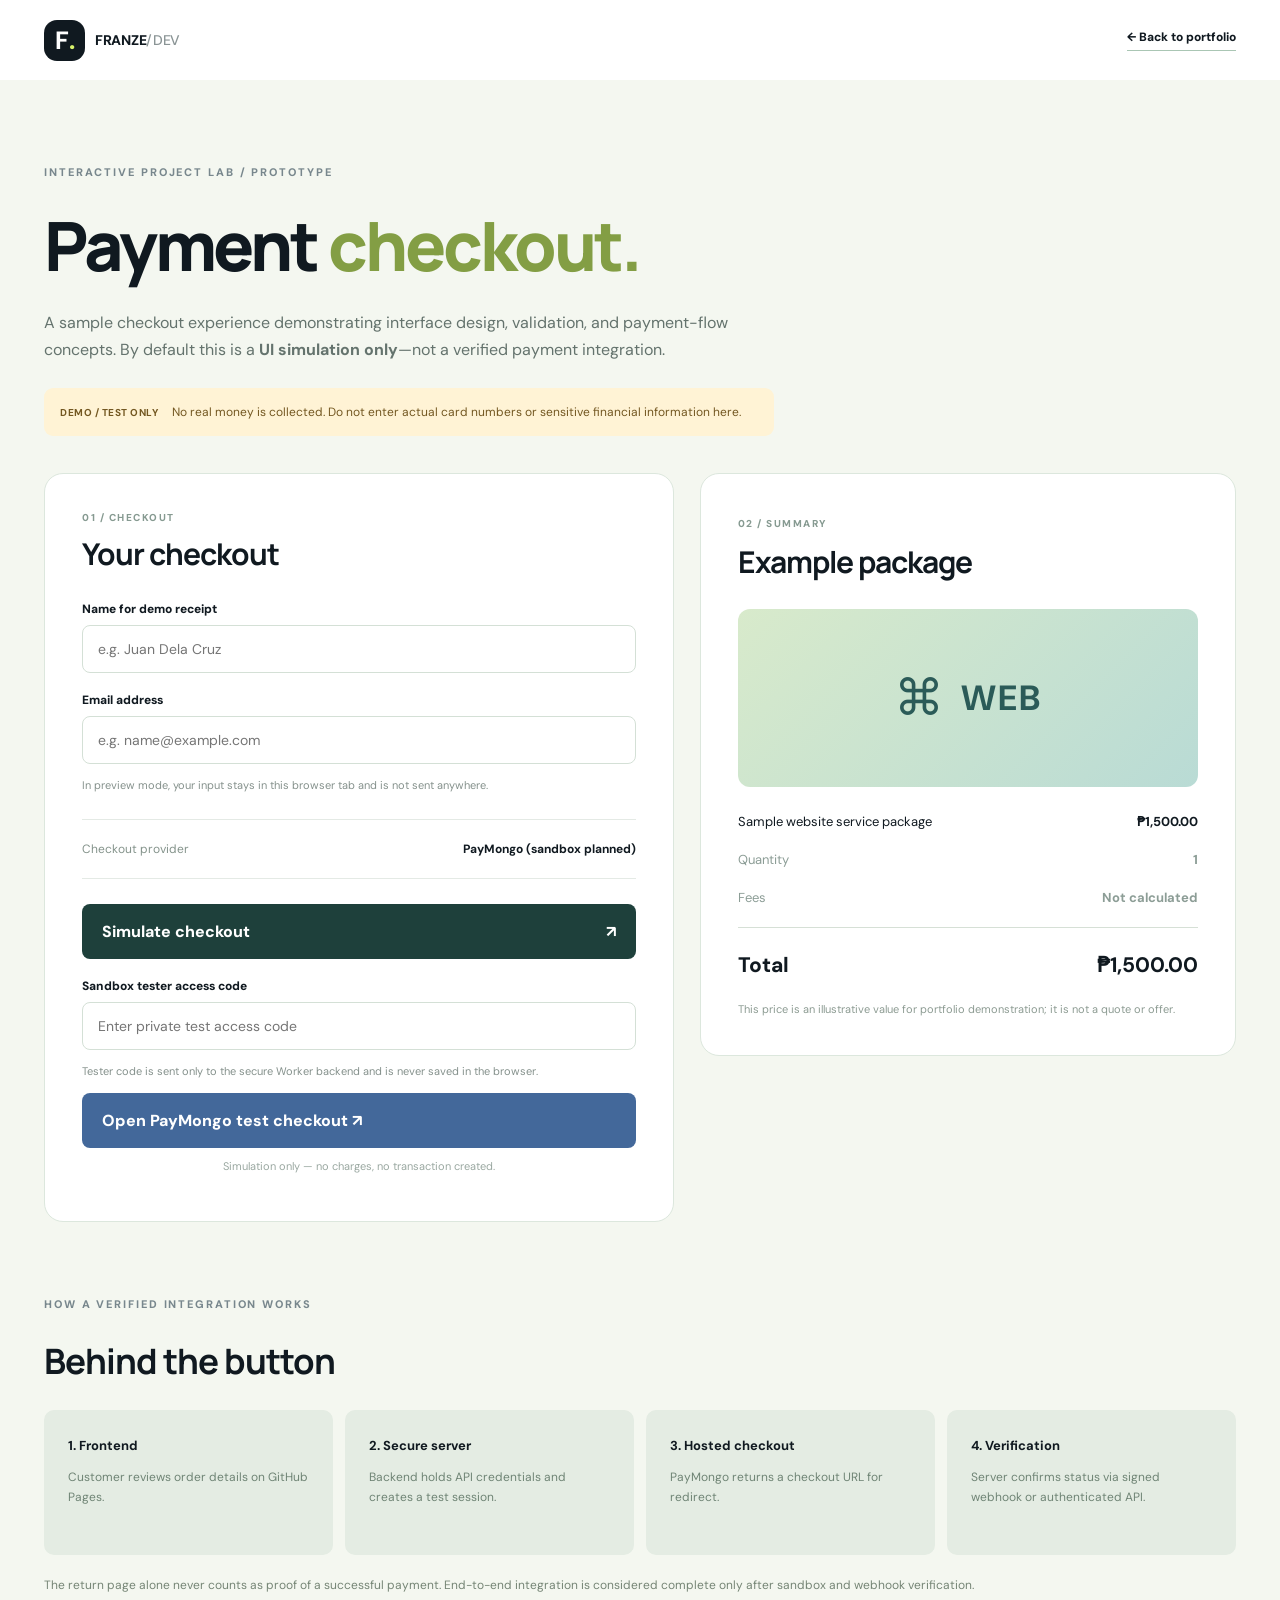
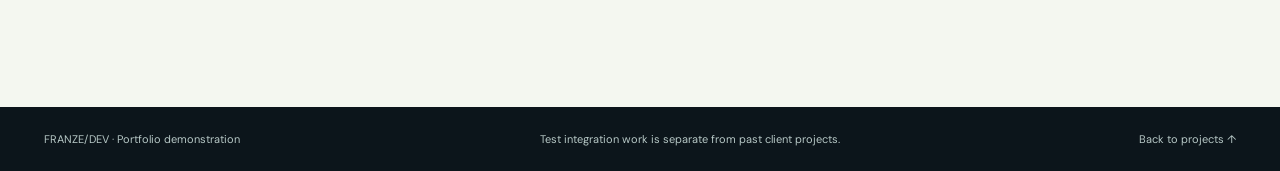
<file: payment-demo/index.html>
<!doctype html>
<html lang="en">
<head><meta charset="utf-8"/><meta name="viewport" content="width=device-width, initial-scale=1"/><meta name="description" content="Checkout UI prototype and optional PayMongo sandbox integration for the Franze developer portfolio."/><title>Payment Checkout Lab · Franze/Dev</title><link rel="icon" href="../assets/favicon.svg" type="image/svg+xml"/><link rel="preconnect" href="https://fonts.googleapis.com"/><link rel="preconnect" href="https://fonts.gstatic.com" crossorigin/><link rel="stylesheet" href="https://fonts.googleapis.com/css2?family=DM+Sans:wght@400;500;600;700;800&family=Manrope:wght@400;500;600;700;800&display=swap"/><link rel="stylesheet" href="../assets/styles.css?v=20261019"/><link rel="stylesheet" href="demo.css?v=20261019"/><script defer src="config.js"></script><script defer src="demo.js"></script></head>
<body class="demo-page"><header class="demo-header"><div class="shell demo-header-inner"><a href="../" class="wordmark"><span class="brand-icon">F<span class="brand-dot">.</span></span><span>FRANZE<span class="thin">/DEV</span></span></a><a href="../#demo" class="back-link">← Back to portfolio</a></div></header>
<main class="shell demo-main"><div class="demo-intro"><span class="section-kicker">INTERACTIVE PROJECT LAB / PROTOTYPE</span><h1>Payment <em>checkout.</em></h1><p>A sample checkout experience demonstrating interface design, validation, and payment-flow concepts. By default this is a <strong>UI simulation only</strong>—not a verified payment integration.</p><div class="demo-alert"><strong>DEMO / TEST ONLY</strong><span>No real money is collected. Do not enter actual card numbers or sensitive financial information here.</span></div></div>
<div class="checkout-layout"><section class="checkout-panel" aria-labelledby="checkout-title"><div class="step-mark">01 / CHECKOUT</div><h2 id="checkout-title">Your checkout</h2><label for="buyer-name">Name for demo receipt</label><input id="buyer-name" maxlength="80" autocomplete="off" placeholder="e.g. Juan Dela Cruz" /><label for="buyer-email">Email address</label><input id="buyer-email" type="email" maxlength="120" autocomplete="off" placeholder="e.g. name@example.com"/><small class="privacy-hint">In preview mode, your input stays in this browser tab and is not sent anywhere.</small><div class="mode-row"><span>Checkout provider</span><strong>PayMongo (sandbox planned)</strong></div><button class="purchase-button" id="simulate-checkout" type="button">Simulate checkout <span>↗</span></button><div id="sandbox-panel" hidden><label for="tester-code">Sandbox tester access code</label><input id="tester-code" type="password" autocomplete="off" placeholder="Enter private test access code" /><small class="privacy-hint">Tester code is sent only to the secure Worker backend and is never saved in the browser.</small><button class="sandbox-button" id="sandbox-checkout" type="button">Open PayMongo test checkout ↗</button></div><p class="under-button">Simulation only — no charges, no transaction created.</p><div class="result-panel" id="result" aria-live="polite" hidden></div></section>
<aside class="order-panel" aria-label="Example order summary"><span class="step-mark">02 / SUMMARY</span><h2>Example package</h2><div class="order-illustration"><span>⌘</span><strong>WEB</strong></div><div class="order-line"><span>Sample website service package</span><strong>₱1,500.00</strong></div><div class="order-line muted"><span>Quantity</span><strong>1</strong></div><div class="order-line muted"><span>Fees</span><strong>Not calculated</strong></div><div class="order-total"><span>Total</span><strong>₱1,500.00</strong></div><div class="checkout-caption">This price is an illustrative value for portfolio demonstration; it is not a quote or offer.</div></aside></div>
<section class="architecture-block"><span class="section-kicker">HOW A VERIFIED INTEGRATION WORKS</span><h2>Behind the button</h2><div class="architecture-steps"><div><strong>1. Frontend</strong><p>Customer reviews order details on GitHub Pages.</p></div><div><strong>2. Secure server</strong><p>Backend holds API credentials and creates a test session.</p></div><div><strong>3. Hosted checkout</strong><p>PayMongo returns a checkout URL for redirect.</p></div><div><strong>4. Verification</strong><p>Server confirms status via signed webhook or authenticated API.</p></div></div><p class="verification-note">The return page alone never counts as proof of a successful payment. End-to-end integration is considered complete only after sandbox and webhook verification.</p></section></main><footer class="footer"><div class="shell footer-inner"><span>FRANZE/DEV · Portfolio demonstration</span><span>Test integration work is separate from past client projects.</span><a href="../">Back to projects ↑</a></div></footer></body></html>
</file>
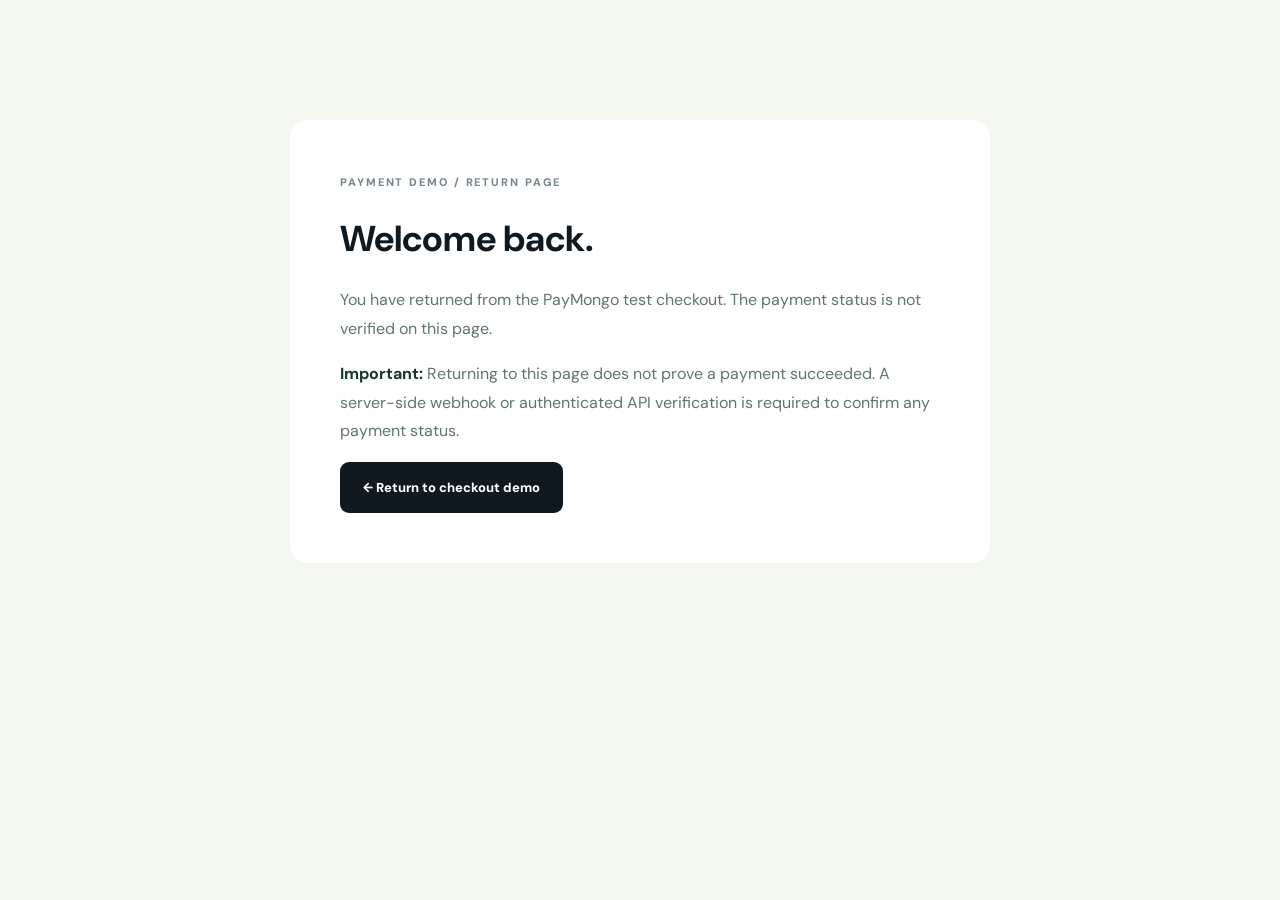
<file: payment-demo/return.html>
<!doctype html><html lang="en"><head><meta charset="utf-8"/><meta name="viewport" content="width=device-width, initial-scale=1"/><title>Test Checkout Return · Franze/Dev</title><link rel="icon" href="../assets/favicon.svg" type="image/svg+xml"/><link rel="preconnect" href="https://fonts.googleapis.com"/><link rel="preconnect" href="https://fonts.gstatic.com" crossorigin/><link rel="stylesheet" href="https://fonts.googleapis.com/css2?family=DM+Sans:wght@400;500;600;700;800&family=Manrope:wght@400;500;600;700;800&display=swap"/><link rel="stylesheet" href="../assets/styles.css?v=20261019"/><style>body{background:#f5f7f1}.return-wrap{max-width:700px;margin:120px auto;background:white;border-radius:18px;padding:50px}.return-wrap h1{font-size:36px}.return-wrap p{line-height:1.8;color:#61766a}.return-wrap strong{color:#17372b}@media(max-width:730px){.return-wrap{margin:50px 19px;padding:28px}}</style></head><body><main class="return-wrap"><span class="section-kicker">PAYMENT DEMO / RETURN PAGE</span><h1>Welcome back.</h1><p id="return-message">You have returned from the test checkout flow.</p><p><strong>Important:</strong> Returning to this page does not prove a payment succeeded. A server-side webhook or authenticated API verification is required to confirm any payment status.</p><a class="btn btn-dark" href="./">← Return to checkout demo</a></main><script>const canceled = new URLSearchParams(location.search).get('status') === 'canceled'; document.getElementById('return-message').textContent = canceled ? 'The test checkout was canceled or exited.' : 'You have returned from the PayMongo test checkout. The payment status is not verified on this page.';</script></body></html>
</file>
<file: assets/styles.css>
:root{--ink:#101920;--navy:#142128;--lime:#d8f36b;--paper:#f6f7f2;--muted:#637077;--line:#dce2dd;--white:#fff;--radius:24px;scroll-behavior:smooth}
*{box-sizing:border-box}body{margin:0;color:var(--ink);background:var(--paper);font-family:'DM Sans',Arial,sans-serif;-webkit-font-smoothing:antialiased}a{color:inherit;text-decoration:none}button{font:inherit}.shell{width:min(1200px,calc(100% - 88px));margin:0 auto}.skip-link{position:absolute;top:-100px;background:var(--lime);color:var(--ink);padding:12px;z-index:99}.skip-link:focus{top:0}a:focus-visible,button:focus-visible{outline:3px solid #8baf2f;outline-offset:4px}
.site-header{height:86px;position:relative;z-index:20;background:#fff}.header-inner{display:flex;align-items:center;justify-content:space-between;height:100%}.wordmark{display:inline-flex;align-items:center;gap:10px;font-weight:800;font-size:14px;letter-spacing:-.3px}.brand-icon{width:41px;height:41px;display:flex;align-items:center;justify-content:center;border-radius:13px;background:var(--ink);color:white;font-size:25px}.brand-dot{color:var(--lime)}.thin{font-weight:500;color:#8a9495}.main-nav{display:flex;gap:39px;align-items:center}.main-nav>a{font-size:13px;font-weight:700}.main-nav>a:hover{color:#6d842e}.main-nav .nav-contact{background:var(--ink);color:white;padding:13px 17px;border-radius:8px}.nav-contact span{margin-left:12px;color:var(--lime)}.menu-toggle{display:none}
.hero{background:var(--ink);color:#fff;overflow:hidden;padding:85px 0 0;position:relative}.hero::before{content:'';position:absolute;width:600px;height:600px;border-radius:50%;background:#2f5a4b44;filter:blur(100px);right:-150px;top:10px;pointer-events:none}.hero-grid{display:grid;grid-template-columns:1.06fr .94fr;min-height:510px;position:relative;gap:35px}.hero-text{position:relative;z-index:2;padding-top:14px}.eyebrow,.section-kicker{display:inline-flex;align-items:center;gap:9px;font-size:11px;font-weight:800;letter-spacing:1.9px;text-transform:uppercase;color:#78878d}.eyebrow{color:#c5d7bd}.live-dot{width:9px;height:9px;border-radius:50%;background:var(--lime);box-shadow:0 0 0 5px #d8f36b22}.slash{color:#51665d}.hero h1,h2{font-family:Manrope,Arial,sans-serif;letter-spacing:-3.8px;line-height:1.11}.hero h1{font-size:clamp(45px,5.1vw,76px);margin:34px 0 25px;font-weight:800;white-space:nowrap}.hero h1 em,.section h2 em{font-style:normal;color:var(--lime)}.hero-lead{max-width:565px;font-size:18px;line-height:1.75;color:#e3eae8;margin:0 0 14px}.hero-lead strong{color:white}.hero-sub{color:#9aafad;font-size:14px;line-height:1.7;max-width:515px;margin:0}.hero-actions{display:flex;gap:12px;margin:32px 0}.btn{display:inline-flex;align-items:center;justify-content:center;gap:25px;padding:17px 23px;border-radius:9px;font-size:13px;font-weight:800;transition:transform .2s,background .2s}.btn:hover{transform:translateY(-2px)}.btn-accent{background:var(--lime);color:var(--ink)}.btn-accent:hover{background:#e7ff8b}.btn-ghost{border:1px solid #516266;color:white}.btn-ghost:hover{background:#ffffff16}.hero-mini{display:flex;gap:14px;color:#819593;font-size:11px;align-items:center}.mini-sep{height:3px;width:3px;border-radius:50%;background:var(--lime)}
.hero-art{position:relative;min-height:470px;align-self:stretch}.art-orbit{position:absolute;border:1px solid #435850;border-radius:50%;transform:rotate(30deg);opacity:.65}.orbit-one{width:480px;height:480px;top:30px;right:-40px}.orbit-two{width:330px;height:330px;top:110px;right:25px}.visual-card{position:absolute;top:90px;left:0;width:min(100%,480px);height:302px;background:#22343b;border:1px solid #4c6666;border-radius:16px;box-shadow:0 30px 65px #0008;transform:rotate(-4deg);overflow:hidden}.visual-top{display:flex;justify-content:space-between;padding:17px 21px;background:#1b2d33;font-size:10px;color:#8da6a4;letter-spacing:.6px}.tiny-dots{display:flex;gap:5px}.tiny-dots i{width:6px;height:6px;background:#75928b;border-radius:50%;display:block}.lime-pill{border-radius:30px;background:#d8f36b22;color:var(--lime);font-size:9px;padding:3px 7px;font-weight:800}.code-line{padding:10px 29px 0;font-family:Consolas,monospace;color:#d9ebe7;white-space:nowrap;font-size:12px}.code-line:first-of-type{margin-top:15px}.code-line b{color:#65817c;font-weight:400;margin-right:23px}.code-purple{color:#c3b0ff}.code-blue{color:#8bdddb}.code-yellow{color:#e7eaa0}.visual-rule{height:1px;background:#4b6163;margin:18px 28px 10px}.visual-footer{font-size:10px;padding:0 28px;color:#a7c5bd;display:flex;align-items:center;gap:8px;justify-content:space-between}.signal{width:7px;height:7px;border-radius:50%;background:var(--lime)}.visual-floating{position:absolute;display:flex;gap:11px;align-items:center;padding:17px;border-radius:12px;background:#e8f1ee;color:#132229;box-shadow:0 25px 45px #07101199}.visual-floating strong{display:block;font-size:10px;letter-spacing:.8px}.visual-floating small{font-size:10px;color:#547074}.visual-database{top:32px;right:-17px;transform:rotate(7deg)}.visual-build{bottom:89px;right:-7px;transform:rotate(5deg)}.bubble-icon{width:35px;height:35px;border-radius:9px;background:#bfd9d0;display:grid;place-items:center;font-size:22px}.art-corner{position:absolute;color:var(--lime);font-size:33px;opacity:.7}.plus-one{left:15px;bottom:47px}.plus-two{right:23px;top:4px}.metrics-bar{display:grid;grid-template-columns:repeat(3,1fr);border-top:1px solid #37484b;position:relative;z-index:2;padding:28px 0 35px}.metrics-bar>div{display:flex;align-items:center;gap:18px;border-right:1px solid #34454b;padding-left:32px}.metrics-bar>div:first-child{padding-left:0}.metrics-bar>div:last-child{border:0}.metrics-bar strong{font-family:Manrope,Arial,sans-serif;font-size:22px;letter-spacing:-.7px}.metrics-bar strong span{color:var(--lime)}.metrics-bar small{color:#8fa4a1;font-size:11px;line-height:1.35}
.section{padding:100px 0}.section-top{display:flex;justify-content:space-between;gap:60px;align-items:end;margin-bottom:40px}.section h2{font-size:clamp(40px,4.2vw,57px);margin:17px 0 0;font-weight:800}.section h2 em{color:#788e46}.section-top p{max-width:390px;margin:0 0 6px;color:#637173;line-height:1.75;font-size:14px}.featured-grid{display:grid;grid-template-columns:repeat(2,1fr);gap:21px}.projects-grid{display:grid;grid-template-columns:repeat(2,1fr);gap:21px;margin-top:21px}.project-card{background:white;border:1px solid #e0e5df;border-radius:16px;overflow:hidden;transition:transform .25s,box-shadow .25s}.project-card:hover{transform:translateY(-5px);box-shadow:0 24px 40px #0f1f1820}.project-preview{height:220px;position:relative;overflow:hidden;display:flex;justify-content:center;align-items:center}.featured .project-preview{height:275px}.preview-label{position:absolute;top:17px;left:17px;z-index:5;font-size:9px;font-weight:800;letter-spacing:1.4px;border-radius:5px;padding:9px 10px;color:#fafffa;background:#10292cbd}.preview-schedule{background:linear-gradient(135deg,#a8d5bd,#dff2ca)}.schedule-faux{background:white;width:78%;border-radius:10px 10px 0 0;transform:rotate(-5deg) translateY(35px);box-shadow:0 20px 30px #13351f2e;min-height:210px;overflow:hidden}.fake-browser{background:#ecf3ee;font-size:9px;padding:10px 15px;display:flex;justify-content:space-between;color:#768d86}.fake-browser small{font-size:8px}.fake-schedule-head{padding:19px;font-size:25px;color:#1e5448;font-weight:800;display:flex;justify-content:space-between;align-items:center}.fake-schedule-head span{font-size:8px;letter-spacing:1px;color:#6c8c85}.fake-filter{display:flex;gap:7px;padding:0 19px}.fake-filter i{background:#d4e7dc;padding:8px;font-style:normal;border-radius:5px;font-size:8px;color:#3b6b5a}.fake-lines{display:grid;gap:9px;padding:15px 19px}.fake-lines span{height:15px;background:linear-gradient(90deg,#edf3ee,#dfebdf);border-left:4px solid #70ad96;border-radius:3px}.fake-lines span:nth-child(2){width:85%}.fake-lines span:nth-child(3){width:93%}.preview-petd{background:linear-gradient(135deg,#aab5e9,#657ea1)}.petd-symbol{display:flex;align-items:center;gap:20px;transform:rotate(-9deg)}.petd-cover{height:205px;width:160px;background:#f2efe7;box-shadow:17px 17px 0 #324b70;padding:25px;display:flex;flex-direction:column}.petd-cover span{font-size:9px;letter-spacing:3px;color:#718198}.petd-cover strong{font-size:30px;line-height:1.2;color:#2e4464;margin-top:18px}.petd-lines{width:70%;height:35px;border-top:2px solid #a7bac4;border-bottom:2px solid #a7bac4;margin-top:20px}.petd-side{font-size:10px;color:white;font-weight:800;letter-spacing:2px;line-height:2}.project-body{padding:27px 30px 29px}.project-index{font-size:10px;letter-spacing:1.4px;color:#78908a;font-weight:800}.project-body h3{font-family:Manrope,Arial,sans-serif;font-size:22px;line-height:1.32;letter-spacing:-.6px;margin:15px 0 11px}.project-body p{line-height:1.7;color:#667475;font-size:13px;margin:0;min-height:65px}.chipset{display:flex;gap:7px;flex-wrap:wrap;margin:19px 0 16px}.chipset span{font-size:10px;color:#56676c;border:1px solid #dce6e3;border-radius:5px;padding:7px 9px;font-weight:700;background:#f8faf7}.project-link{display:inline-flex;font-size:12px;font-weight:800;gap:15px;border-bottom:1px solid #9eb2ac;padding-bottom:7px}.project-link:hover{color:#5f8336}.project-note{color:#9ca5a7;font-size:11px;display:block;margin:4px 0}.preview-kite{background:#e5ecc3}.showcase-type{font-weight:800;font-family:Manrope,Arial,sans-serif;font-size:75px;letter-spacing:-8px;color:#253d2c;line-height:1}.showcase-type>span{color:#93b74d}.showcase-type small{display:block;font-size:11px;letter-spacing:0;font-weight:500;text-align:center;margin:8px 0}.preview-pej{background:#d9e8e6}.research-type{font-size:72px;letter-spacing:-5px;color:#275d64;display:flex;flex-direction:column}.research-type small{font-size:9px;letter-spacing:1.4px}.research-bars{display:flex;gap:7px;margin:19px auto 0}.research-bars i{height:5px;width:45px;border-radius:2px;background:#619d9b}.research-bars i:nth-child(2){width:70px}.preview-learning{background:#efdac6}.learning-tiles{display:flex;gap:8px;transform:rotate(-8deg)}.learning-tiles span{display:grid;place-items:center;background:#fff8e9;border-radius:14px;box-shadow:8px 12px 0 #ba82616b;width:115px;height:110px;font-weight:800;letter-spacing:1px;color:#a76a49}.learning-tiles span:nth-child(2){transform:translateY(-16px);background:#fff}.learning-tiles span:nth-child(3){transform:translateY(12px)}.preview-kcfi{background:linear-gradient(145deg,#d4e8f8,#c1d6ee)}.kcfi-type{color:#1b4d8c;font-size:68px;letter-spacing:-5px}.kcfi-type small{letter-spacing:2px;color:#457cae}.portfolio-disclaimer{font-size:11px;color:#82908d;line-height:1.6;margin:23px 0 0}
.expertise-section{background:#e9eee7}.expertise-layout{display:grid;grid-template-columns:.9fr 1.1fr;gap:80px}.expertise-layout>div:first-child>p{font-size:15px;line-height:1.85;color:#62706d;margin:27px 0 30px;max-width:430px}.text-link{font-size:13px;font-weight:800;border-bottom:1px solid #718774;padding-bottom:8px}.text-link span{margin-left:26px}.expertise-list{border-top:1px solid #c6d0c8}.skill-row{display:grid;grid-template-columns:35px 1fr 20px;gap:12px;padding:22px 0;border-bottom:1px solid #c6d0c8}.skill-row>span{color:#7c8e80;font-size:10px;font-weight:800;margin-top:7px}.skill-row h3{font-size:17px;margin:0 0 8px;font-family:Manrope,Arial,sans-serif}.skill-row p{color:#76847f;margin:0;font-size:12px;line-height:1.6}.skill-row b{font-size:19px;font-weight:400;color:#869889}
.about-grid{display:grid;grid-template-columns:.9fr 1.1fr;gap:90px}.about-lead{font-size:19px;line-height:1.75;margin:0 0 30px;color:#374c4b}.timeline{border-top:1px solid #d2ddd6}.timeline-item{display:grid;grid-template-columns:130px 1fr;gap:24px;padding:23px 0;border-bottom:1px solid #d2ddd6}.timeline-item>span{font-size:10px;color:#7b8c85;font-weight:800;letter-spacing:.6px;margin-top:7px}.timeline-item h3{font-size:16px;margin:0 0 7px}.timeline-item p{font-size:12px;line-height:1.8;color:#6e7c7c;margin:0}
.payment-strip{background:#203537;color:#fff;overflow:hidden}.section-kicker-light{color:#b5cbb6}.payment-strip h2{font-size:clamp(38px,4vw,55px)}.payment-strip h2 em{color:var(--lime)}.demo-grid{display:grid;grid-template-columns:1fr .75fr;gap:70px;align-items:center}.demo-grid>div:first-child p{color:#b8cdca;line-height:1.85;max-width:540px;font-size:14px;margin:22px 0 30px}.demo-receipt{margin-left:auto;max-width:390px;width:100%;background:white;color:var(--ink);border-radius:17px;padding:32px;box-shadow:16px 18px 0 #3b5758;transform:rotate(3deg)}.receipt-head{display:flex;justify-content:space-between;font-weight:800;font-size:10px;letter-spacing:1px}.test-status{background:#f5e5af;color:#7c6418;padding:7px 9px;border-radius:5px}.receipt-symbol{font-size:42px;background:#e5f1e6;width:66px;height:66px;border-radius:16px;display:grid;place-items:center;margin:30px 0 17px;font-weight:800}.demo-receipt h3{font-size:23px;margin:0 0 7px}.demo-receipt p{font-size:12px;color:#81918f;margin:0}.receipt-divider{border-top:1px dashed #bdcbc6;margin:25px 0 20px}.receipt-line,.receipt-total{display:flex;justify-content:space-between;align-items:center;font-size:12px;margin:14px 0}.receipt-line span{color:#72847d}.receipt-total{border-top:1px solid #d6e0db;margin-top:22px;padding-top:20px;font-size:17px;font-weight:800}.receipt-foot{font-size:10px;text-align:center;color:#98a9a4;margin-top:27px}
.contact-layout{display:grid;grid-template-columns:1fr .8fr;gap:100px;align-items:center}.contact-layout>div:first-child>p{color:#687873;line-height:1.85;max-width:500px}.contact-warning{display:flex;align-items:flex-start;gap:14px;background:#f1f1dd;border:1px solid #e6e5bd;border-radius:11px;padding:17px;color:#605c3d;font-size:12px;line-height:1.6;max-width:490px;margin-top:28px}.contact-warning span{font-size:21px}.contact-card{padding:39px;background:#d9ecc3;border-radius:18px}.contact-card-icon{font-size:42px;margin-bottom:18px}.contact-card h3{font-size:30px;letter-spacing:-1px;line-height:1.3;margin:0 0 13px}.contact-card p{font-size:13px;line-height:1.8;color:#50664a;margin:0 0 25px}.btn-dark{background:var(--ink);color:white}.contact-card small{display:block;margin-top:20px;color:#6a8165;line-height:1.6}
.footer{background:#0c151b;color:#b7c8c6;padding:25px 0}.footer-inner{display:flex;justify-content:space-between;gap:20px;font-size:11px}.footer-inner strong{color:#fff}.footer a:hover{color:var(--lime)}
@media(max-width:1040px){.shell{width:min(100% - 48px,1200px)}.hero h1{font-size:clamp(40px,5vw,58px)}.hero-art{transform:scale(.85);transform-origin:center left}.visual-database{right:-45px}.hero-grid{gap:0}.hero-lead{font-size:16px}.expertise-layout,.about-grid{gap:45px}}
@media(max-width:760px){.shell{width:calc(100% - 38px)}.site-header{height:72px}.menu-toggle{display:flex;width:42px;height:42px;background:#f3f5ef;border:0;border-radius:8px;flex-direction:column;gap:5px;align-items:center;justify-content:center}.menu-toggle span{height:2px;width:18px;background:#18302d}.main-nav{display:none;position:absolute;top:72px;left:0;width:100%;background:white;padding:20px 22px;flex-direction:column;align-items:stretch;gap:19px;box-shadow:0 12px 14px #0002}.main-nav.open{display:flex}.main-nav .nav-contact{width:max-content}.hero{padding:55px 0 0}.hero-grid{display:flex;flex-direction:column;min-height:0}.hero h1{font-size:clamp(40px,9vw,66px);white-space:normal;letter-spacing:-2.6px}.hero-text{padding-top:0}.hero-art{margin-top:25px;min-height:350px;transform:scale(.78);transform-origin:top left;width:118%}.visual-card{top:40px}.visual-build{bottom:22px}.visual-database{right:9px;top:5px}.metrics-bar{padding:18px 0;gap:8px}.metrics-bar>div{flex-direction:column;align-items:start;padding-left:9px;gap:2px}.metrics-bar strong{font-size:14px}.metrics-bar small{font-size:9px}.section{padding:70px 0}.section-top,.expertise-layout,.about-grid,.demo-grid,.contact-layout{display:grid;grid-template-columns:1fr;gap:28px}.section-top{margin-bottom:30px}.section h2{letter-spacing:-2px;font-size:clamp(37px,8vw,49px)}.featured-grid,.projects-grid{grid-template-columns:1fr}.featured .project-preview{height:235px}.project-preview{height:205px}.expertise-layout{gap:40px}.demo-receipt{margin:15px auto 10px;transform:rotate(1.5deg)}.contact-layout{gap:35px}.footer-inner{flex-wrap:wrap;justify-content:start}.about-lead{font-size:16px}}
@media(max-width:400px){.hero-actions{flex-wrap:wrap}.btn{width:100%}.hero-art{transform:scale(.67);min-height:300px;width:140%}.hero-mini{flex-wrap:wrap}.learning-tiles span{width:97px;height:90px}.timeline-item{grid-template-columns:105px 1fr;gap:10px}.fake-schedule-head{font-size:21px}}
@media(prefers-reduced-motion:reduce){:root{scroll-behavior:auto}*,*:before,*:after{transition:none!important;animation:none!important}}

.preview-shot{background:#e9ede8}.preview-shot img{position:absolute;inset:0;width:100%;height:100%;object-fit:cover;object-position:top center;display:block;transition:transform .5s ease}.project-card:hover .preview-shot img{transform:scale(1.03)}.preview-shot::after{content:"";position:absolute;inset:0;box-shadow:inset 0 -1px 0 #e0e5df;pointer-events:none}
.contact-lines{list-style:none;margin:24px 0 0;padding:0;border-top:1px solid #c3dba8}.contact-lines li{display:flex;justify-content:space-between;gap:16px;padding:13px 0;border-bottom:1px solid #c3dba8;font-size:13px}.contact-lines span{color:#50664a;font-weight:700;letter-spacing:.4px}.contact-lines a{color:var(--ink);font-weight:700;text-align:right;overflow-wrap:anywhere}.contact-lines a:hover{text-decoration:underline}
</file>
<file: payment-demo/demo.css>
.demo-page{background:#f4f7f0}.demo-header{background:white;height:80px}.demo-header-inner{display:flex;align-items:center;justify-content:space-between;height:100%}.back-link{font-size:12px;font-weight:800;border-bottom:1px solid #aac6b4;padding-bottom:5px}.demo-main{padding-top:80px;padding-bottom:100px}.demo-intro{max-width:730px;margin:0 0 37px}.demo-intro h1{font-family:Manrope,Arial,sans-serif;font-weight:800;letter-spacing:-3px;font-size:clamp(42px,6vw,68px);margin:18px 0}.demo-intro h1 em{font-style:normal;color:#839e44}.demo-intro p{font-size:16px;line-height:1.7;color:#64736d}.demo-alert{display:flex;align-items:center;gap:14px;background:#fff3d5;color:#735721;border-radius:9px;padding:16px;font-size:12px;margin-top:25px}.demo-alert strong{white-space:nowrap;font-size:10px;letter-spacing:.5px}.checkout-layout{display:grid;grid-template-columns:1.08fr .92fr;gap:26px}.checkout-panel,.order-panel{background:white;border:1px solid #dce7dd;border-radius:19px;padding:37px}.step-mark{font-size:10px;letter-spacing:1.5px;font-weight:800;color:#869a91}.checkout-panel h2,.order-panel h2{font-family:Manrope,Arial,sans-serif;font-size:30px;letter-spacing:-1px;margin:13px 0 30px}.checkout-panel label{display:block;margin:19px 0 8px;font-size:12px;font-weight:800}.checkout-panel input{width:100%;height:48px;border:1px solid #d4e0d6;border-radius:8px;padding:12px 15px;font:inherit;font-size:14px;color:#162e2a}.checkout-panel input:focus{outline:2px solid #9aba6d}.privacy-hint{font-size:11px;line-height:1.7;color:#85918c;display:block;margin:12px 0}.mode-row{border-top:1px solid #e4eae5;border-bottom:1px solid #e4eae5;display:flex;justify-content:space-between;gap:10px;margin:25px 0;padding:21px 0;font-size:12px}.mode-row span{color:#84938b}.purchase-button,.sandbox-button{width:100%;display:flex;align-items:center;justify-content:space-between;padding:17px 20px;border:none;border-radius:8px;background:#1e403b;color:white;font-weight:800;cursor:pointer}.purchase-button:hover,.sandbox-button:hover{background:#2e6158}.purchase-button:disabled,.sandbox-button:disabled{opacity:.6;cursor:wait}.sandbox-button{margin-top:10px;background:#43689a}.under-button{font-size:11px;color:#9aa8a1;text-align:center}.result-panel{padding:17px;margin-top:18px;background:#e8f7e4;border:1px solid #c2e5b8;border-radius:8px;font-size:13px;line-height:1.6;color:#38593d}.result-panel.error{background:#fff2eb;border-color:#edbfa2;color:#864a2e}.order-panel{align-self:start}.order-illustration{height:178px;background:linear-gradient(135deg,#d8eacb,#b9dbd5);border-radius:12px;display:flex;align-items:center;justify-content:center;gap:17px;color:#2b5b58;margin-bottom:26px}.order-illustration span{font-size:50px}.order-illustration strong{font-size:35px;letter-spacing:2px}.order-line,.order-total{display:flex;justify-content:space-between;gap:12px;font-size:13px;margin:21px 0}.order-line.muted{color:#8c9d96}.order-total{padding-top:23px;border-top:1px solid #d6e0d6;font-size:21px;font-weight:800}.checkout-caption{color:#8c9b92;font-size:11px;line-height:1.7;margin-top:20px}.architecture-block{margin-top:70px}.architecture-block h2{font-size:35px;font-family:Manrope,Arial,sans-serif;letter-spacing:-1px}.architecture-steps{display:grid;grid-template-columns:repeat(4,1fr);gap:12px}.architecture-steps>div{background:#e4ece3;padding:24px;border-radius:10px;min-height:145px}.architecture-steps strong{font-size:13px}.architecture-steps p{font-size:12px;color:#6f8475;line-height:1.7}.verification-note{color:#758575;font-size:12px;line-height:1.7;margin-top:20px}@media(max-width:800px){.demo-main{padding-top:45px}.checkout-layout{grid-template-columns:1fr}.architecture-steps{grid-template-columns:repeat(2,1fr)}.checkout-panel,.order-panel{padding:25px}}@media(max-width:480px){.demo-header{height:70px}.back-link{font-size:10px}.demo-intro h1{letter-spacing:-2px}.demo-alert{align-items:flex-start;flex-direction:column}.architecture-steps{grid-template-columns:1fr}.mode-row{flex-direction:column}.checkout-panel h2,.order-panel h2{font-size:26px}}
</file>
